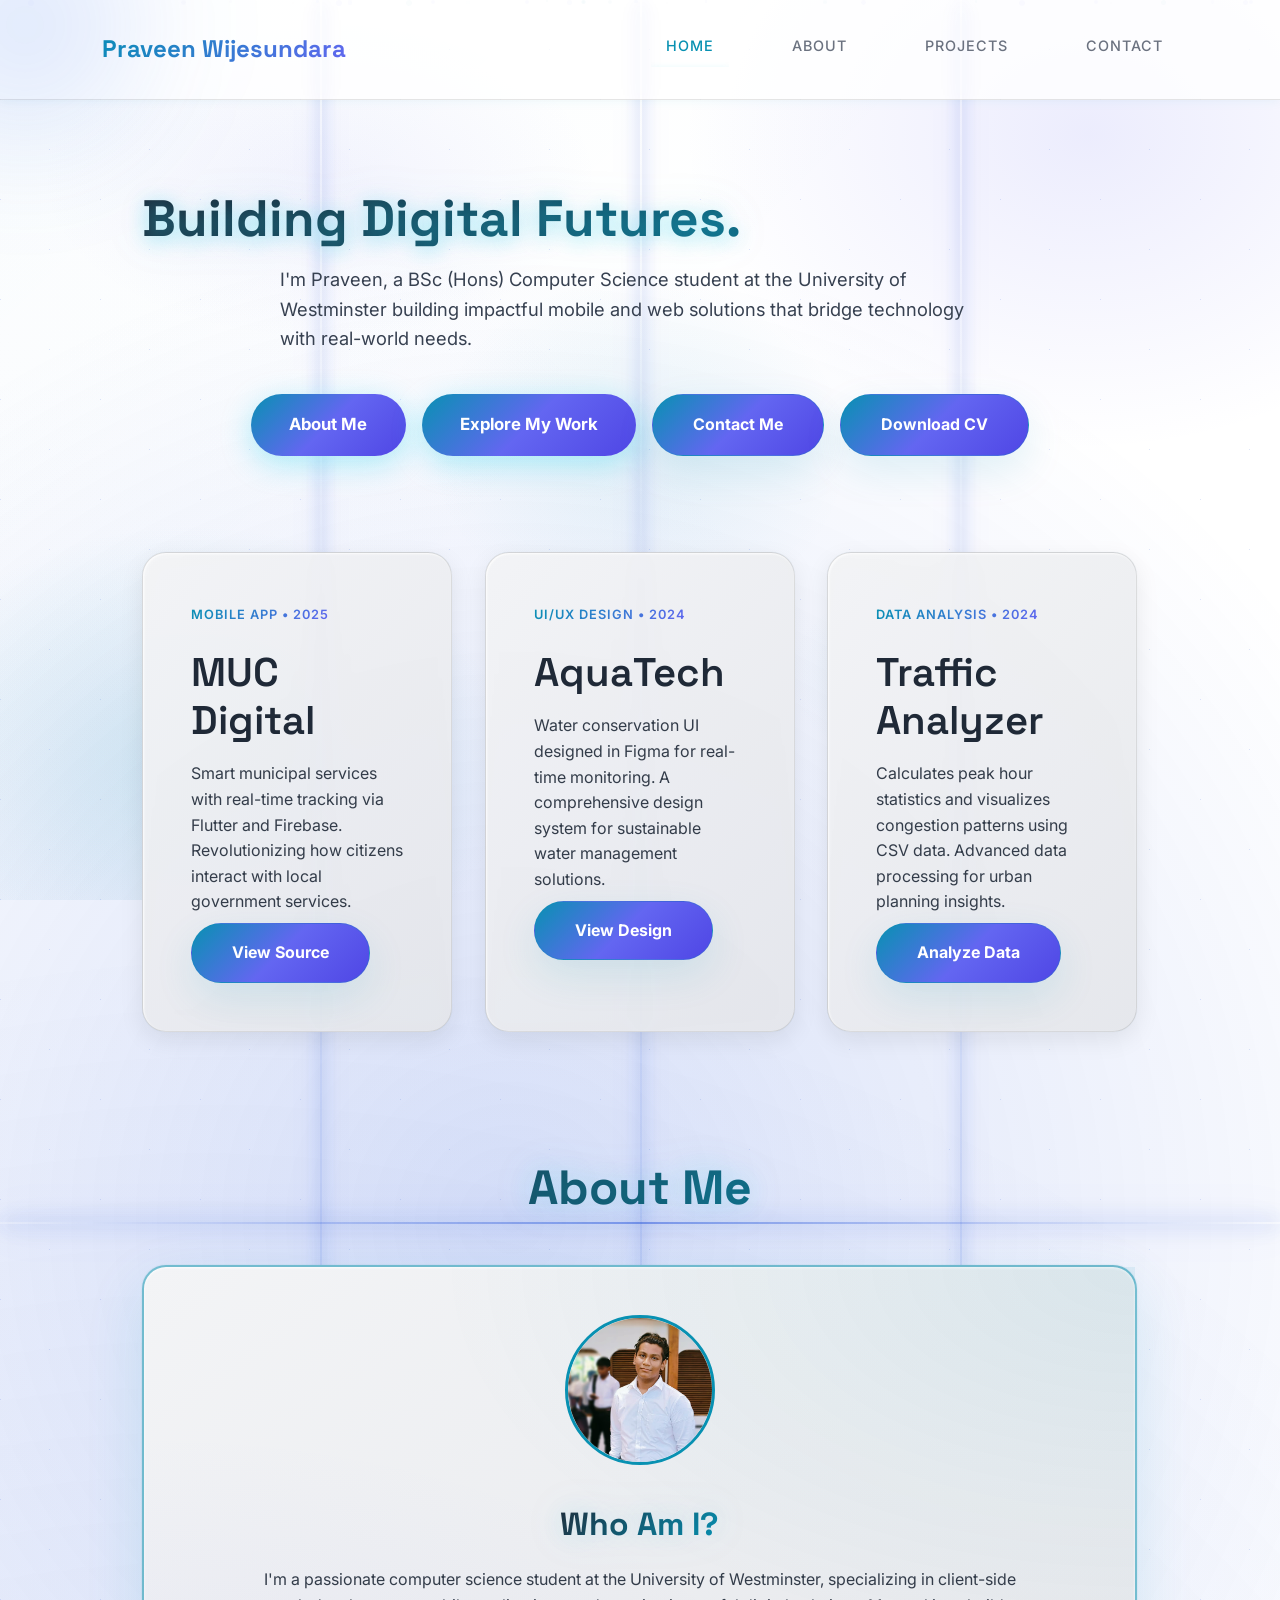
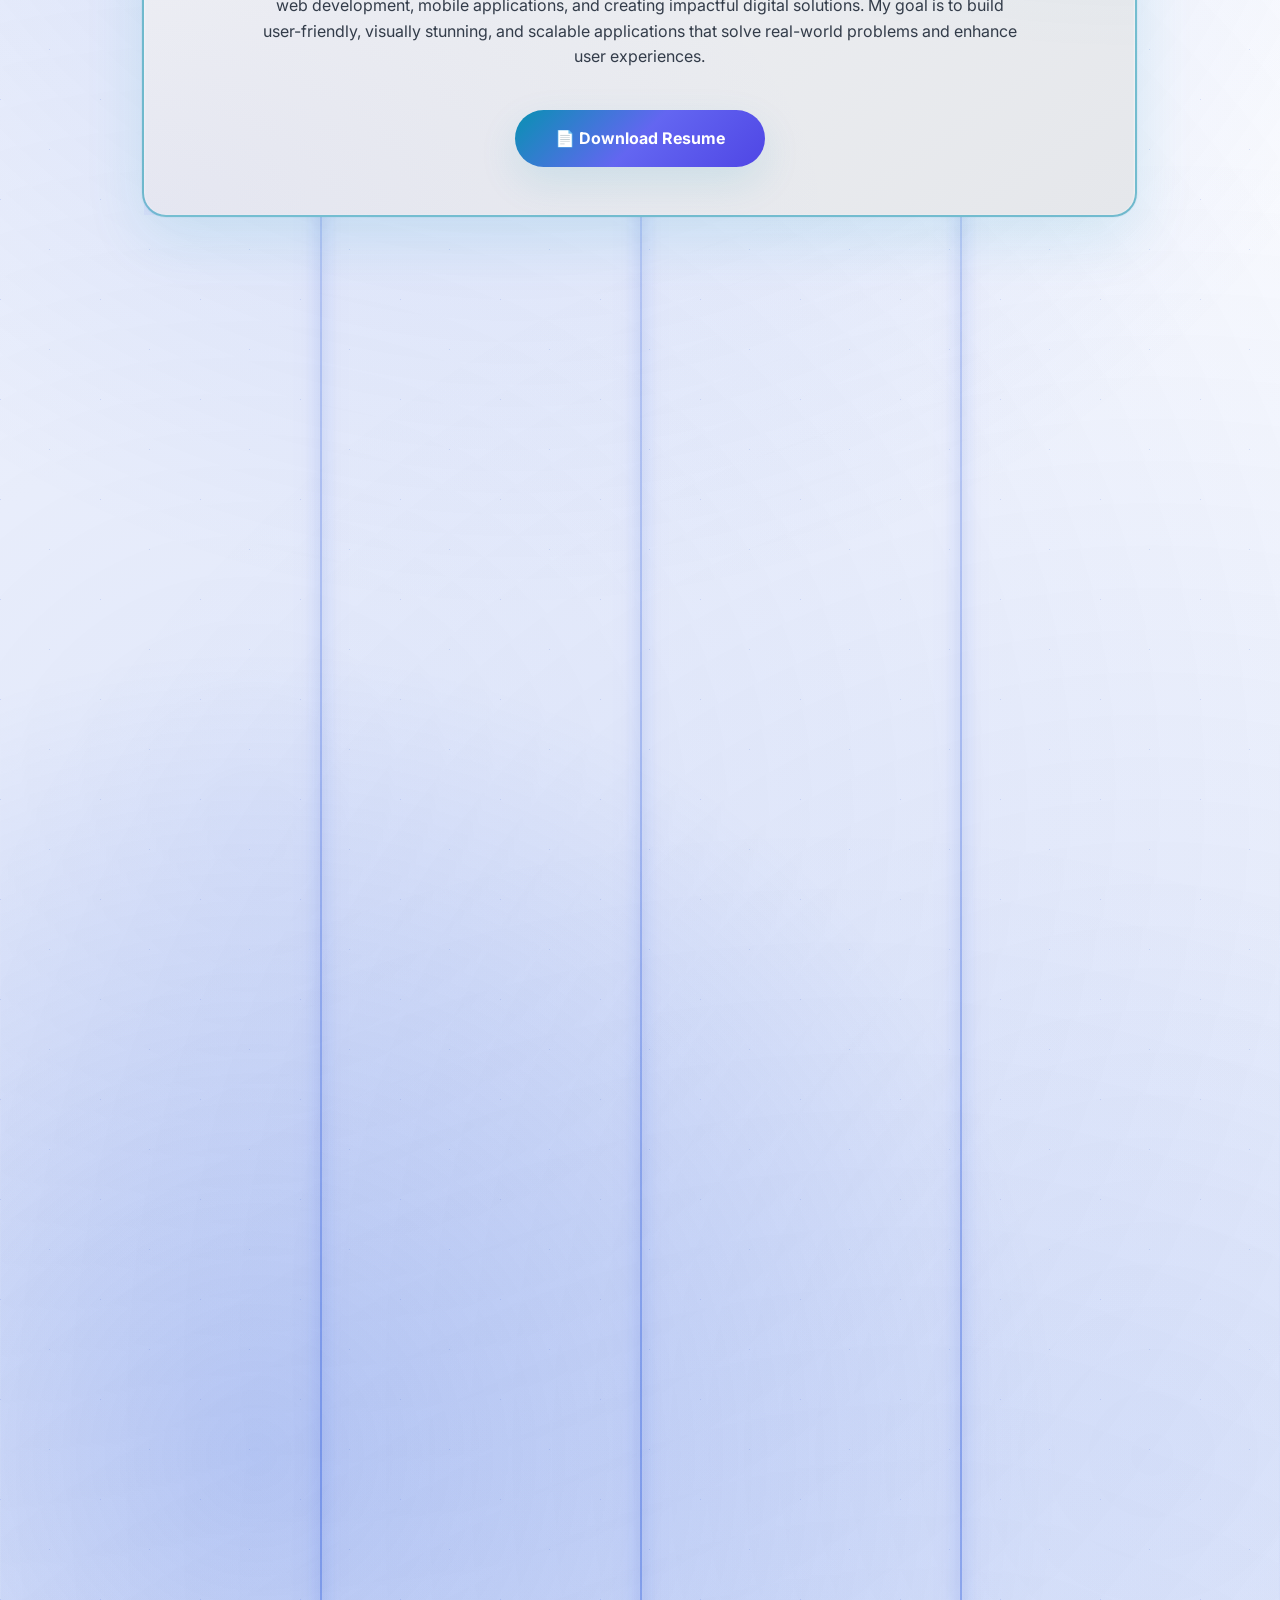
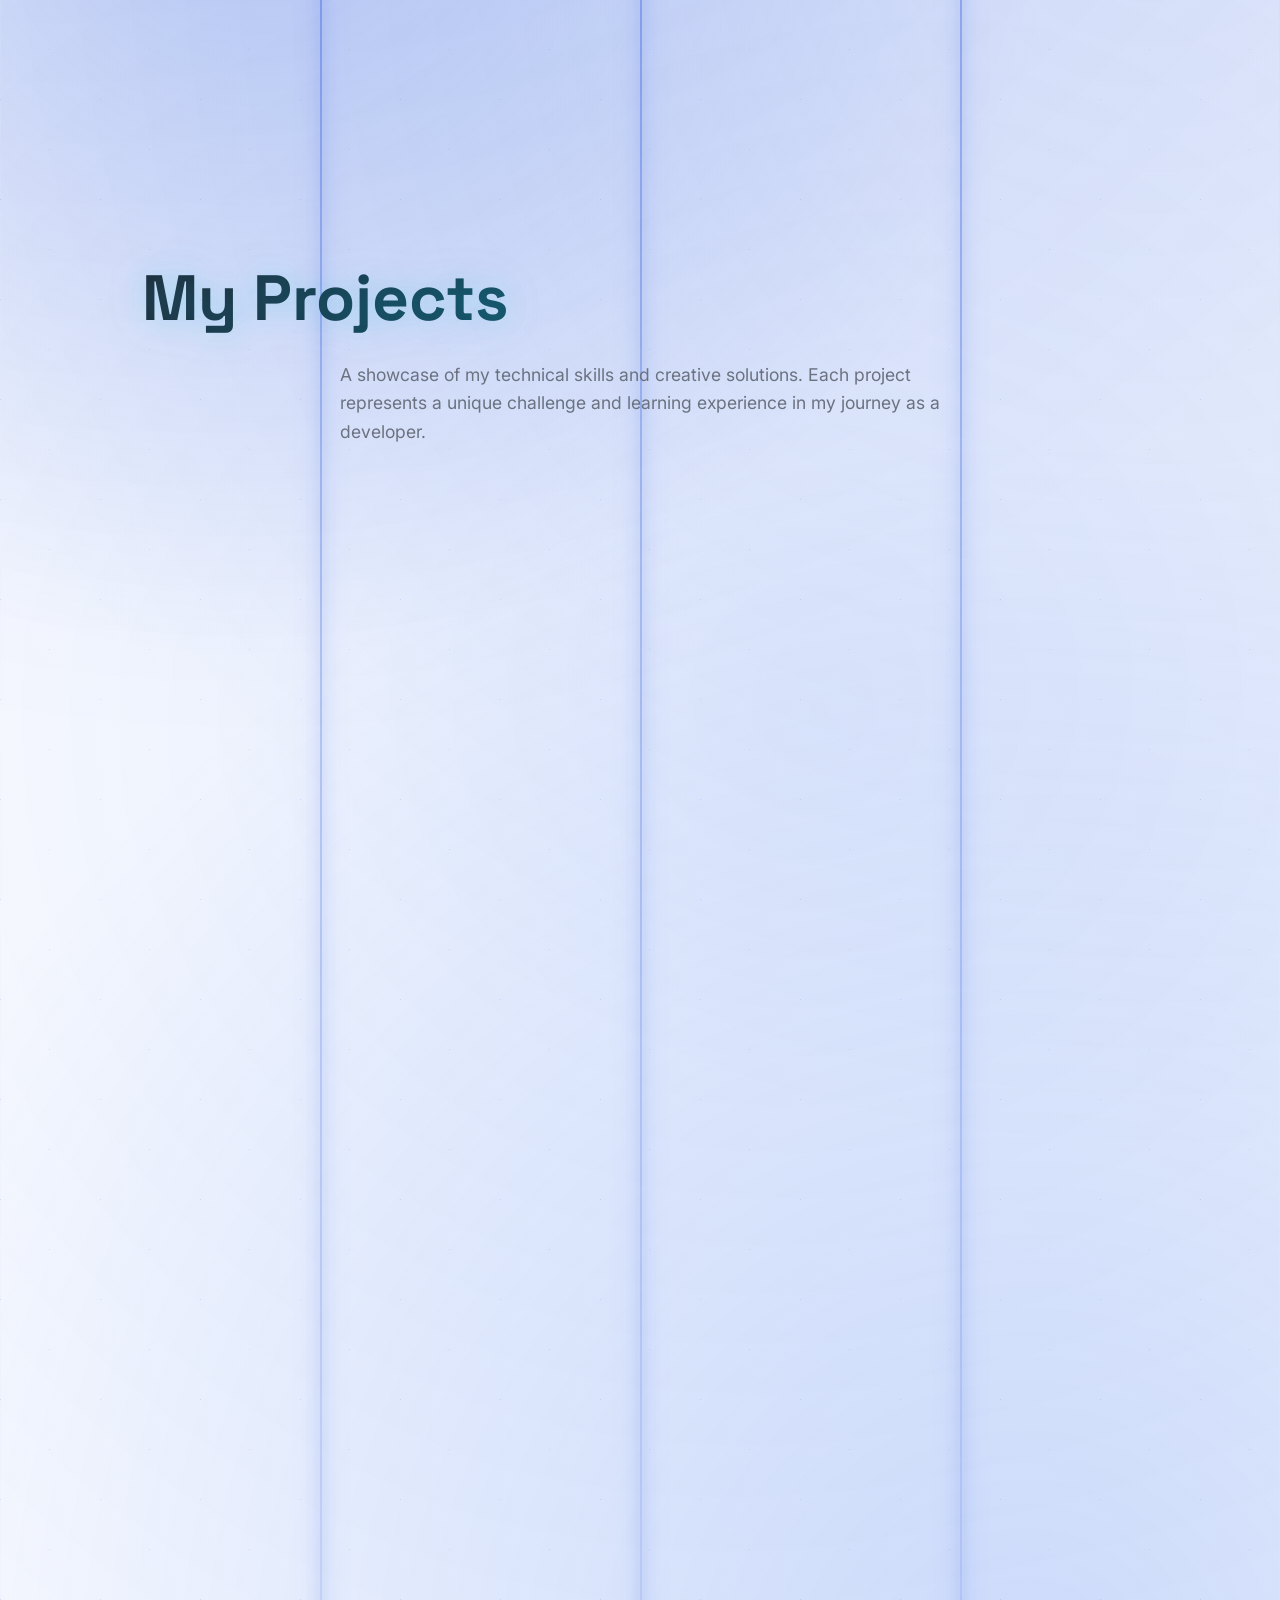
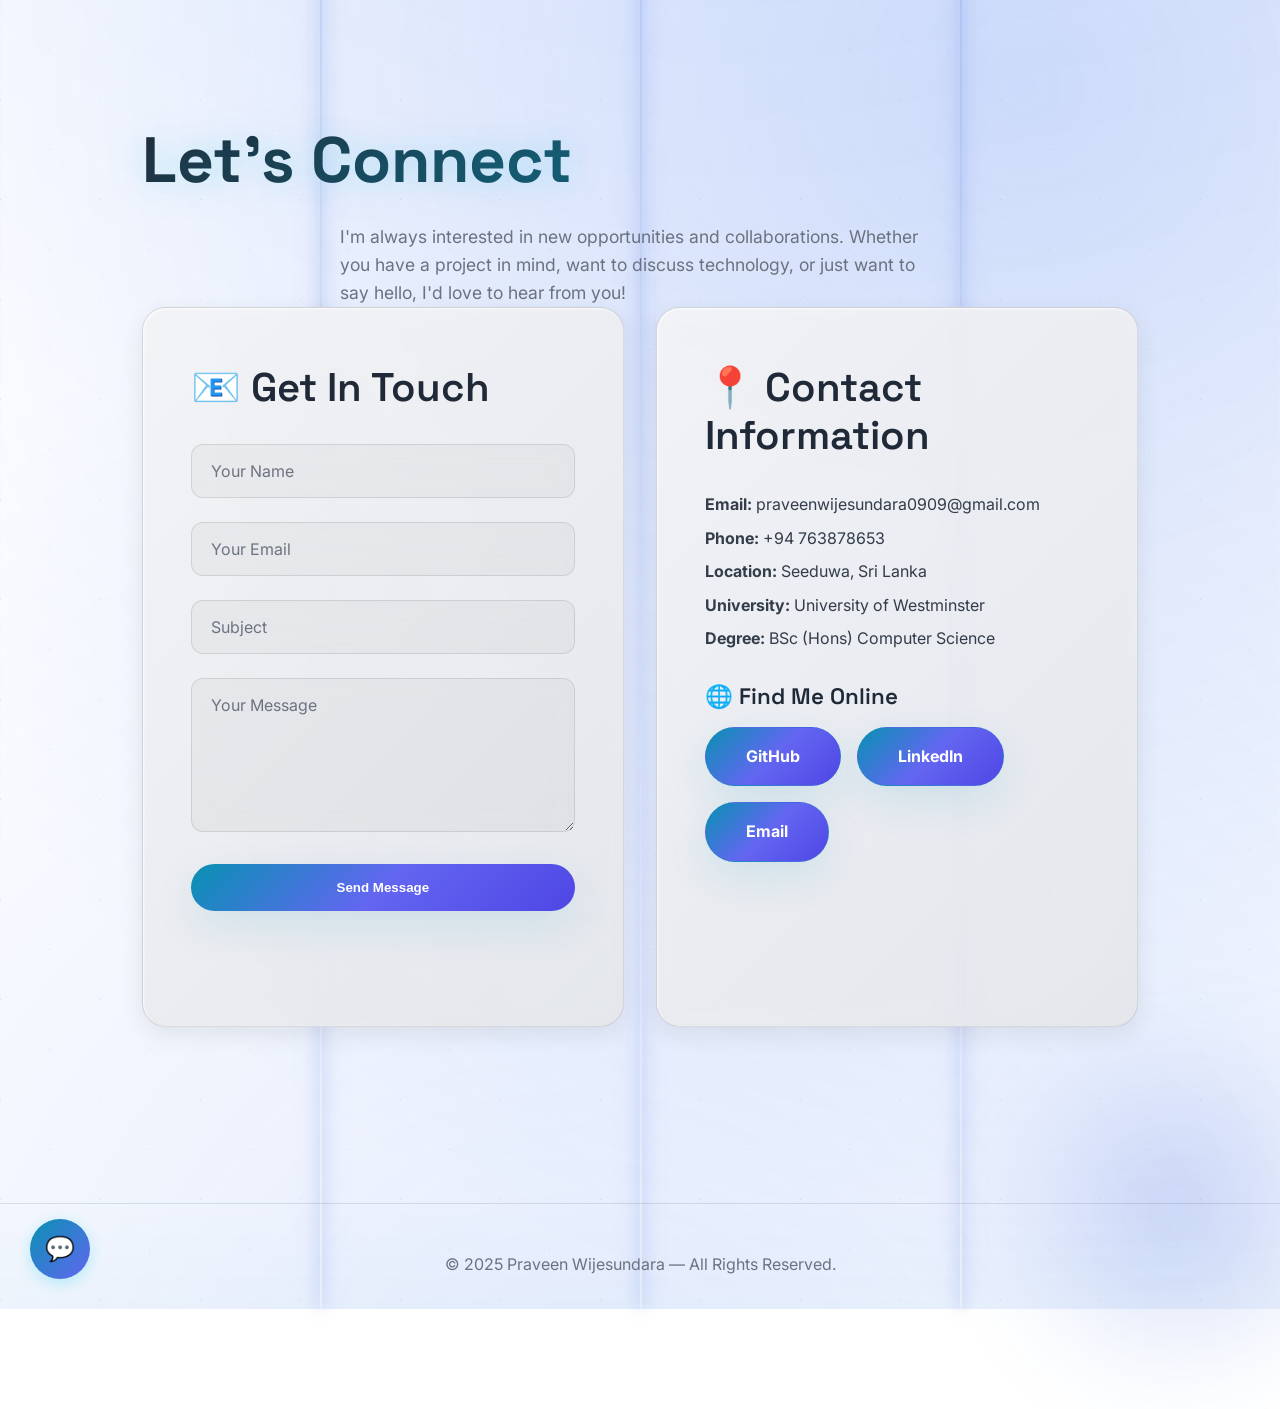
<file: index.html>
<!DOCTYPE html>
<html lang="en">
<head>
    <meta charset="UTF-8">
    <meta name="viewport" content="width=device-width, initial-scale=1.0">
    <title>Praveen Wijesundara | Portfolio</title>
    <link rel="stylesheet" href="styles.css">
    <!--
        index.html
        Purpose: Landing page / portfolio overview.
        Notes: Uses shared `styles.css` and `script.js`. Header is fixed, so page includes
        extra top padding in CSS (`main { padding-top: ... }`) to avoid overlap.
    -->
</head>
<body>
    <!-- Bright Line Effects -->
    <div class="line-effect-h"></div>
    <div class="line-effect-v"></div>
    <div class="line-effect-v"></div>
    <div class="line-effect-v"></div>
    
    <!-- Site header: logo + navigation (fixed to top). -->
    <header>
        <div class="logo">Praveen Wijesundara</div>
        <nav>
            <ul class="nav-links">
                <li><a href="#home" class="active">Home</a></li>
                <li><a href="#about">About</a></li>
                <li><a href="#projects">Projects</a></li>
                <li><a href="#contact">Contact</a></li>
            </ul>
        </nav>
    </header>

    <!-- Main content: hero, project previews, and links. -->
    <main>
        <!-- HOME SECTION -->
        <section id="home">
            <h1>Building Digital Futures.</h1>
            <p>I'm Praveen, a BSc (Hons) Computer Science student at the University of Westminster building impactful mobile and web solutions that bridge technology with real-world needs.</p>
            <div class="button-row">
                <a href="#about" class="btn">About Me</a>
                <a href="#projects" class="btn">Explore My Work</a>
                <a href="#contact" class="btn-alt">Contact Me</a>
                <a href="cv/Praveen_Wijesundara_CV.pdf" class="btn-alt" target="_blank">Download CV</a>
            </div>
        </section>

        <section class="grid section-spacing">
            <div class="card">
                <span>MOBILE APP • 2025</span>
                <h2>MUC Digital</h2>
                <p>Smart municipal services with real-time tracking via Flutter and Firebase. Revolutionizing how citizens interact with local government services.
                   <br> 
                </p>
                <a href="https://github.com/thisal2006/muc-digital" class="btn-alt" target="_blank">View Source</a>
            </div>

            <div class="card">
                <span>UI/UX DESIGN • 2024</span>
                <h2>AquaTech</h2>
                <p>Water conservation UI designed in Figma for real-time monitoring. A comprehensive design system for sustainable water management solutions.</p>
                <a href="https://www.figma.com/" class="btn-alt" target="_blank">View Design</a>
            </div>

            <div class="card">
                <span>DATA ANALYSIS • 2024</span>
                <h2>Traffic Analyzer</h2>
                <p>Calculates peak hour statistics and visualizes congestion patterns using CSV data. Advanced data processing for urban planning insights.</p>
                <a href="https://github.com/Dulshan9/Traffic-Data-Analyzer" class="btn-alt" target="_blank">Analyze Data</a>
            </div>
        </section>

        <!-- ABOUT SECTION -->
        <section id="about" class="section-spacing">
            <h1 class="section-title">About Me</h1>
            
            <section class="card hero-section">
                <img src="imgs/About_ProfilePic.jpg" alt="Praveen Wijesundara" class="hero-img">
                <h1>Who Am I?</h1>
                <p class="hero-copy">
                    I'm a passionate computer science student at the University of Westminster, specializing in client-side web development, mobile applications, and creating impactful digital solutions. My goal is to build user-friendly, visually stunning, and scalable applications that solve real-world problems and enhance user experiences.
                </p>
                <div class="hero-actions">
                    <a href="cv/Praveen_Wijesundara_CV.pdf" download="Praveen_Wijesundara_CV.pdf" class="btn">
                        📄 Download Resume
                    </a>
                </div>
            </section>

            <section class="section-spacing">
                <h2 style="text-align: center; margin-bottom: 3rem;">Personal Information</h2>
                <div class="grid">
                    <div class="card">
                        <h3>🎂 Birthday</h3>
                        <p>September 9, 2006</p>
                    </div>
                    <div class="card">
                        <h3>📱 Phone</h3>
                        <p>+94 763878653</p>
                    </div>
                    <div class="card">
                        <h3>🏠 Location</h3>
                        <p>Seeduwa, Sri Lanka</p>
                    </div>
                    <div class="card">
                        <h3>🎓 Age</h3>
                        <p>19 years old</p>
                    </div>
                    <div class="card">
                        <h3>📚 Degree</h3>
                        <p>BSc (Hons) Computer Science</p>
                    </div>
                    <div class="card">
                        <h3>✉️ Email</h3>
                        <p>praveenwijesundara0909@gmail.com</p>
                    </div>
                </div>
            </section>

            <section class="section-spacing">
                <h2 class="section-title">Technical Skills & Expertise</h2>
                <div class="grid">
                    <div class="card">
                        <h3>🐍 Python & Java</h3>
                        <p>Designing efficient backend systems and developing high-performance software applications with clean, maintainable code.</p>
                    </div>
                    <div class="card">
                        <h3>🌐 HTML & CSS</h3>
                        <p>Creating visually appealing and fully responsive web layouts using modern CSS techniques and semantic HTML5.</p>
                    </div>
                    <div class="card">
                        <h3>⚡ JavaScript</h3>
                        <p>Enhancing web interactivity and functionality through dynamic, user-friendly scripts and modern ES6+ features.</p>
                    </div>
                    <div class="card">
                        <h3>🤝 Teamwork</h3>
                        <p>Collaborate effectively in group projects, contributing ideas and supporting team members to achieve common goals.</p>
                    </div>
                    <div class="card">
                        <h3>⏰ Time Management</h3>
                        <p>Prioritizing tasks effectively to maintain productivity and deliver high-quality projects on schedule.</p>
                    </div>
                    <div class="card">
                        <h3>🎨 Creativity</h3>
                        <p>Developing innovative coding solutions and design ideas that push boundaries and solve complex problems.</p>
                    </div>
                </div>
            </section>
        </section>

        <!-- PROJECTS SECTION -->
        <section id="projects" class="section-spacing">
            <div class="section-header">
                <h1>My Projects</h1>
                <p class="section-copy">A showcase of my technical skills and creative solutions. Each project represents a unique challenge and learning experience in my journey as a developer.</p>
            </div>

            <div class="grid">
                <div class="card">
                    <span>MOBILE APP • 2025</span>
                    <h2>MUC Digital</h2>
                    <p>Revolutionizing municipal services with a comprehensive Flutter application. Features real-time tracking, service requests, and citizen engagement through Firebase integration.</p>
                    <a href="https://github.com/thisal2006/muc-digital" target="_blank" class="btn-alt">Source Code</a>
                </div>

                <div class="card">
                    <span>UI/UX DESIGN • 2024</span>
                    <h2>AquaTech</h2>
                    <p>An innovative water conservation platform with real-time monitoring capabilities. Designed comprehensive UI/UX in Figma for sustainable water management solutions.</p>
                    <a href="https://www.figma.com/" target="_blank" class="btn-alt">View Design</a>
                </div>

                <div class="card">
                    <span>DATA ANALYSIS • 2024</span>
                    <h2>Traffic Analyzer</h2>
                    <p>Advanced Python-based traffic analysis tool that processes CSV data to calculate peak hour statistics and visualize congestion patterns for urban planning insights.</p>
                    <a href="https://github.com/Dulshan9/Traffic-Data-Analyzer" target="_blank" class="btn-alt">Analyze Data</a>
                </div>

                <div class="card">
                    <span>WEB APPLICATION • 2024</span>
                    <h2>Zero Hunger Initiative</h2>
                    <p>A full-stack web application connecting food donors with those in need. Built with modern JavaScript, HTML5, and CSS3 to create meaningful social impact.</p>
                    <a href="https://github.com/Dulshan9/Zero-Hunger-Initiative-Web-Application" target="_blank" class="btn-alt">View Web App</a>
                </div>

                <div class="card">
                    <span>ACADEMIC PROJECT • 2024</span>
                    <h2>Algorithm Visualizer</h2>
                    <p>Interactive web-based tool for visualizing sorting and searching algorithms. Built with JavaScript and HTML5 Canvas to help students understand complex algorithms.</p>
                    <a href="#" class="btn-alt">Coming Soon</a>
                </div>

                <div class="card">
                    <span>PERSONAL PROJECT • 2024</span>
                    <h2>Task Management System</h2>
                    <p>A responsive task management application with real-time collaboration features. Demonstrates full-stack development skills with modern UI/UX principles.</p>
                    <a href="#" class="btn-alt">Coming Soon</a>
                </div>
            </div>
        </section>

        <!-- CONTACT SECTION -->
        <section id="contact" class="section-spacing">
            <div class="section-header">
                <h1>Let's Connect</h1>
                <p class="section-copy">I'm always interested in new opportunities and collaborations. Whether you have a project in mind, want to discuss technology, or just want to say hello, I'd love to hear from you!</p>
            </div>

            <div class="grid">
                <div class="card">
                    <h2>📧 Get In Touch</h2>
                    <form id="contact-form" action="#" method="POST" class="contact-form">
                        <input type="text" name="name" placeholder="Your Name" required class="input-box">
                        <input type="email" name="email" placeholder="Your Email" required class="input-box">
                        <input type="text" name="subject" placeholder="Subject" required class="input-box">
                        <textarea name="message" placeholder="Your Message" required class="input-box" rows="6"></textarea>
                        <button type="submit" class="btn btn-full">Send Message</button>
                    </form>
                    <p id="contact-success" class="success-message">✅ Thanks! Your message was received and I will get back to you soon.</p>
                </div>

                <div class="card">
                    <h2>📍 Contact Information</h2>
                    <div class="contact-details">
                        <p><strong>Email:</strong> praveenwijesundara0909@gmail.com</p>
                        <p><strong>Phone:</strong> +94 763878653</p>
                        <p><strong>Location:</strong> Seeduwa, Sri Lanka</p>
                        <p><strong>University:</strong> University of Westminster</p>
                        <p><strong>Degree:</strong> BSc (Hons) Computer Science</p>
                    </div>

                    <div class="section-subheader">
                        <h3 class="contact-heading">🌐 Find Me Online</h3>
                        <div class="contact-links">
                            <a href="https://github.com/Dulshan9" target="_blank" class="btn-alt">GitHub</a>
                            <a href="https://www.linkedin.com/in/praveen-wijesundara" target="_blank" class="btn-alt">LinkedIn</a>
                            <a href="mailto:praveenwijesundara0909@gmail.com" class="btn-alt">Email</a>
                        </div>
                    </div>
                </div>
            </div>
        </section>
    </main>

    <!-- Footer: copyright and small site notes. -->
    <footer>
        <p>© 2025 Praveen Wijesundara — All Rights Reserved.</p>
    </footer>

    <div id="particles"></div>

    <!-- AI Chatbot -->
    <div id="chatbot">
        <div id="chatbot-toggle">💬</div>
        <div id="chatbot-window" style="display: none;">
            <div id="chatbot-header">AI Assistant <span id="chatbot-close">✕</span></div>
            <div id="chatbot-messages">
                <div class="message bot">Hello! I'm here to help with information about Praveen's portfolio. Ask me about 'about', 'projects', or 'contact'!</div>
            </div>
            <input id="chatbot-input" type="text" placeholder="Ask me something...">
        </div>
    </div>

    <script src="script.js"></script>
</body>
</html>
</file>
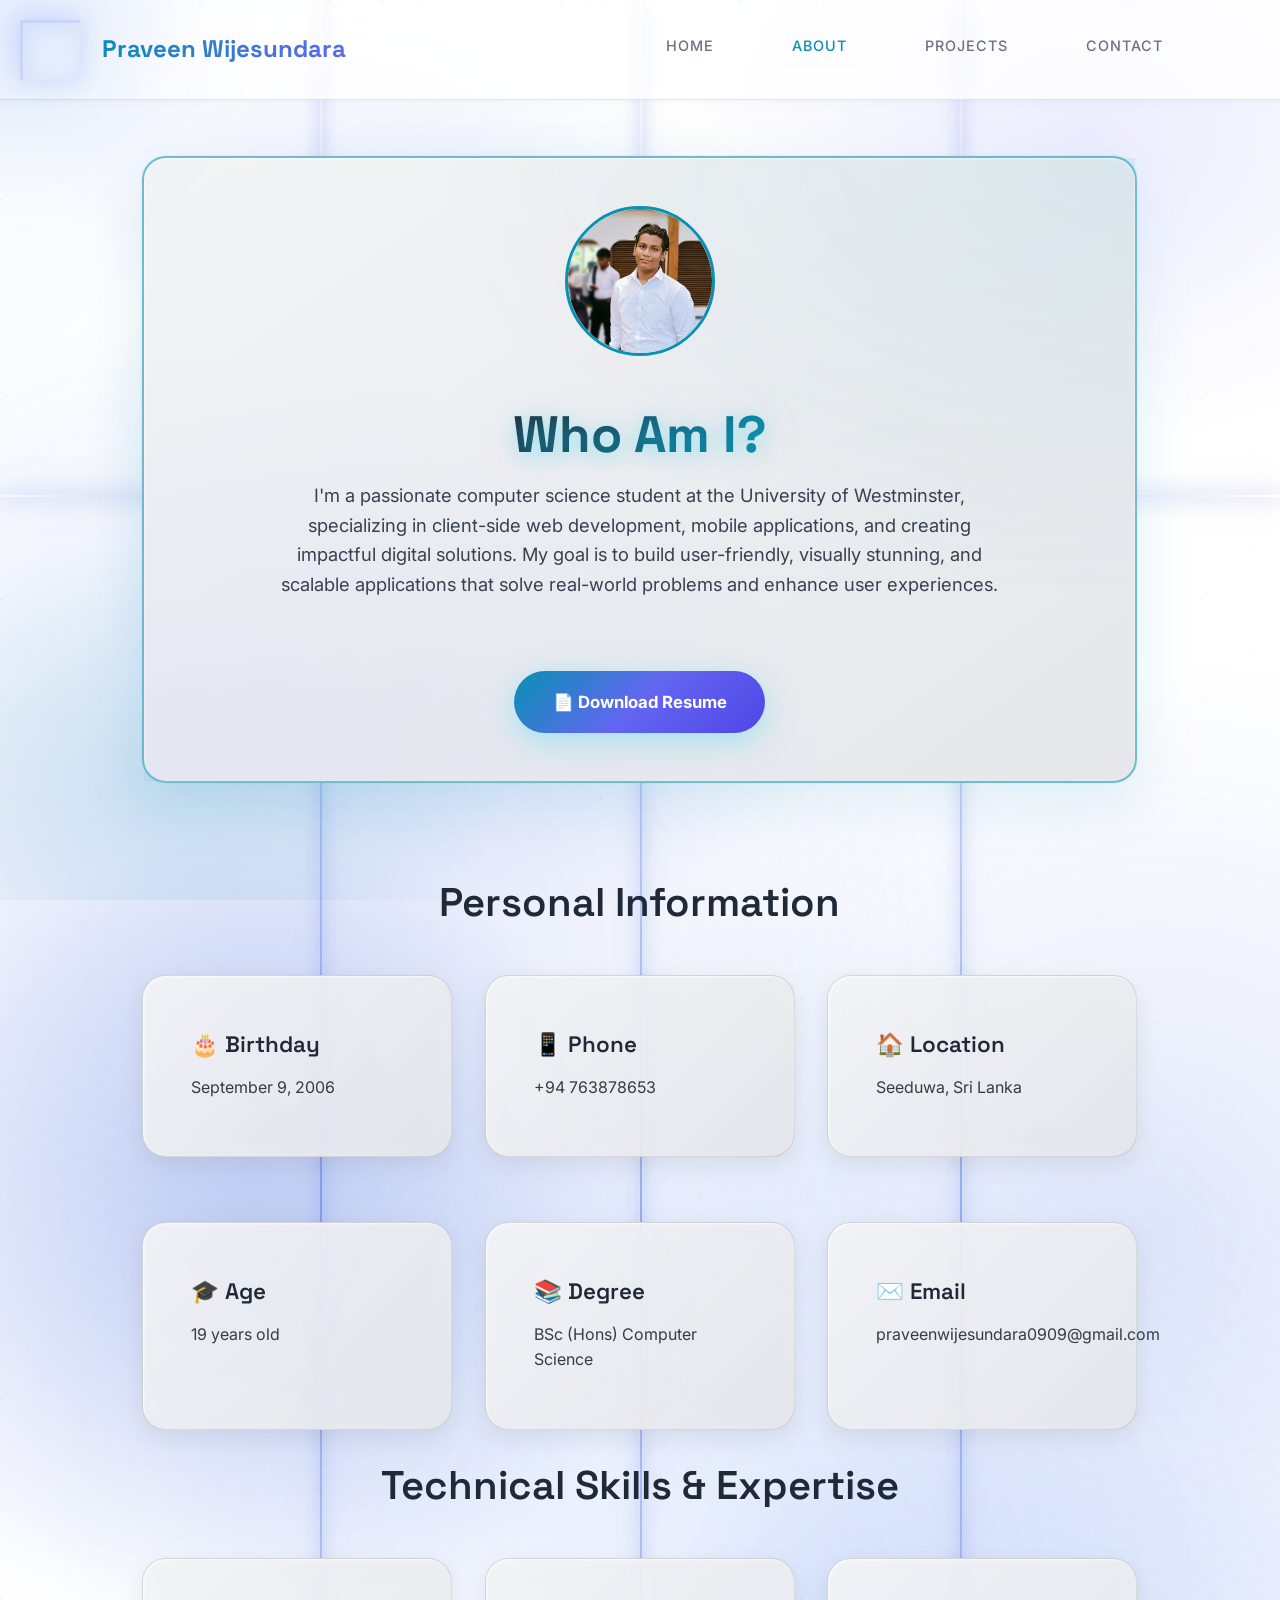
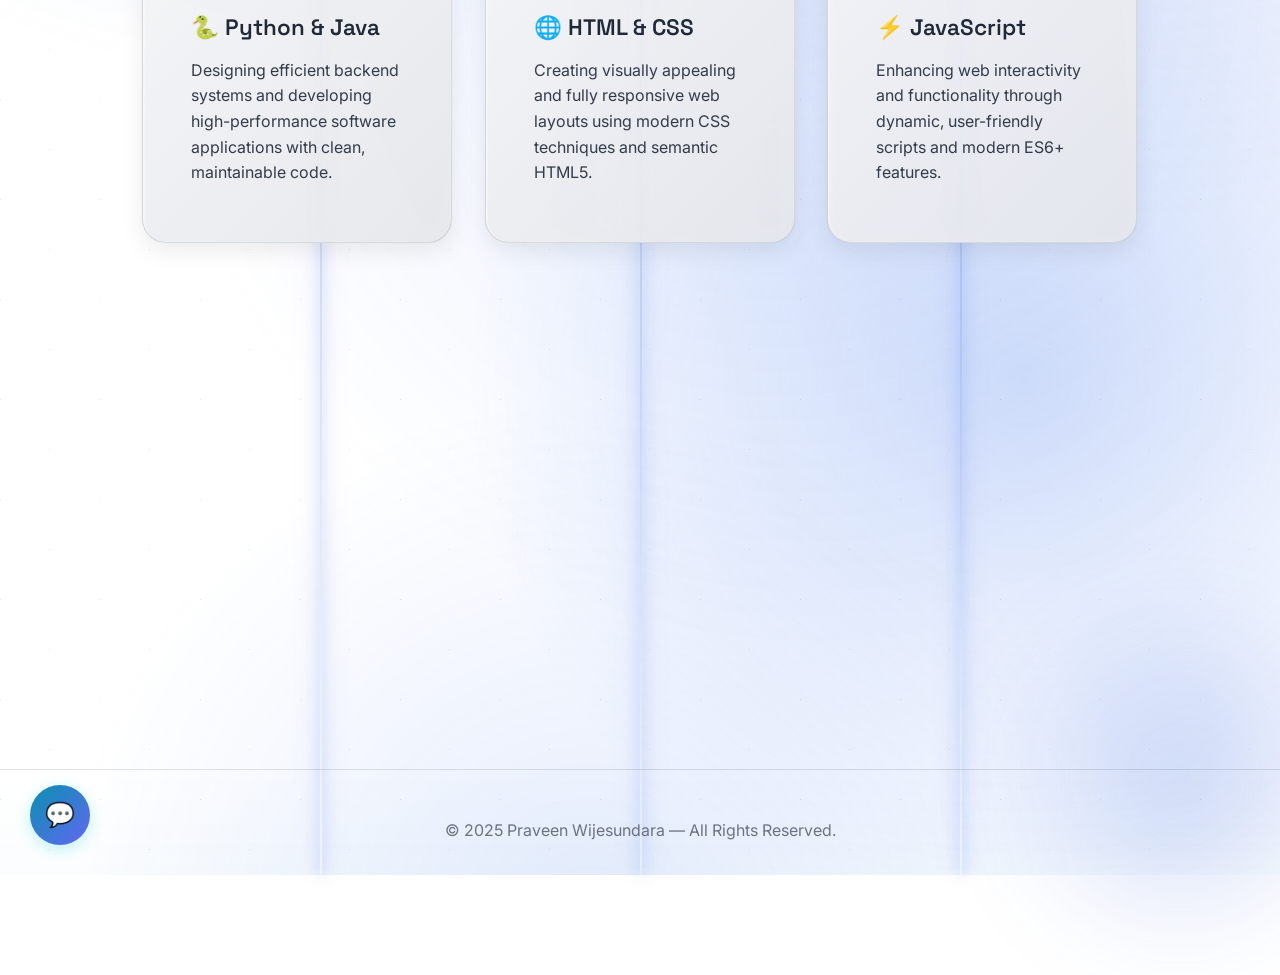
<file: about.html>
<!DOCTYPE html>
<html lang="en">
<head>
    <meta charset="UTF-8">
    <meta name="viewport" content="width=device-width, initial-scale=1.0">
    <title>About | Praveen Wijesundara</title>
    <link rel="stylesheet" href="styles.css">
    <!--
        about.html
        Purpose: Personal bio and skills page.
        Notes: Uses shared `styles.css`. Hero card uses `.hero-section` and `.card` classes.
    -->
</head>
<body>
    <!-- Bright Line Effects -->
    <div class="line-effect-h"></div>
    <div class="line-effect-v"></div>
    <div class="line-effect-v"></div>
    <div class="line-effect-v"></div>
    <div class="corner-line top-left"></div>
    
    <!-- Header (shared across pages) -->
    <header>
        <div class="logo">Praveen Wijesundara</div>
        <nav>
            <ul class="nav-links">
                <li><a href="index.html">Home</a></li>
                <li><a href="about.html" class="active">About</a></li>
                <li><a href="blog.html">Projects</a></li>
                <li><a href="contact.html">Contact</a></li>
            </ul>
        </nav>
    </header>

    <!-- Main content: About hero and info cards -->
    <main>
        
        <section class="card hero-section">
            <img src="imgs/About_ProfilePic.jpg" alt="Praveen Wijesundara" class="hero-img">
            <h1>Who Am I?</h1>
            <p class="hero-copy">
                I'm a passionate computer science student at the University of Westminster, specializing in client-side web development, mobile applications, and creating impactful digital solutions. My goal is to build user-friendly, visually stunning, and scalable applications that solve real-world problems and enhance user experiences.
            </p>
            <div class="hero-actions">
                <a href="cv/Praveen_Wijesundara_CV.pdf" download="Praveen_Wijesundara_CV.pdf" class="btn">
                    📄 Download Resume
                </a>
            </div>
        </section>

        <section class="section-spacing">
            <h2 style="text-align: center; margin-bottom: 3rem;">Personal Information</h2>
            <div class="grid">
                <div class="card">
                    <h3>🎂 Birthday</h3>
                    <p>September 9, 2006</p>
                </div>
                <div class="card">
                    <h3>📱 Phone</h3>
                    <p>+94 763878653</p>
                </div>
                <div class="card">
                    <h3>🏠 Location</h3>
                    <p>Seeduwa, Sri Lanka</p>
                </div>
                <div class="card">
                    <h3>🎓 Age</h3>
                    <p>19 years old</p>
                </div>
                <div class="card">
                    <h3>📚 Degree</h3>
                    <p>BSc (Hons) Computer Science</p>
                </div>
                <div class="card">
                    <h3>✉️ Email</h3>
                    <p>praveenwijesundara0909@gmail.com</p>
                </div>
            </div>
        </section>

        <section>
            <h2 style="text-align: center; margin-bottom: 3rem;">Technical Skills & Expertise</h2>
            <div class="grid">
                <div class="card">
                    <h3>🐍 Python & Java</h3>
                    <p>Designing efficient backend systems and developing high-performance software applications with clean, maintainable code.</p>
                </div>
                <div class="card">
                    <h3>🌐 HTML & CSS</h3>
                    <p>Creating visually appealing and fully responsive web layouts using modern CSS techniques and semantic HTML5.</p>
                </div>
                <div class="card">
                    <h3>⚡ JavaScript</h3>
                    <p>Enhancing web interactivity and functionality through dynamic, user-friendly scripts and modern ES6+ features.</p>
                </div>
                <div class="card">
                    <h3>🤝 Teamwork</h3>
                    <p>Collaborate effectively in group projects, contributing ideas and supporting team members to achieve common goals.</p>
                </div>
                <div class="card">
                    <h3>⏰ Time Management</h3>
                    <p>Prioritizing tasks effectively to maintain productivity and deliver high-quality projects on schedule.</p>
                </div>
                <div class="card">
                    <h3>🎨 Creativity</h3>
                    <p>Developing innovative coding solutions and design ideas that push boundaries and solve complex problems.</p>
                </div>
            </div>
        </section>
    </main>

    <!-- Footer (shared) -->
    <footer>
        <p>© 2025 Praveen Wijesundara — All Rights Reserved.</p>
    </footer>

    <div id="particles"></div>

    <!-- AI Chatbot -->
    <div id="chatbot">
        <div id="chatbot-toggle">💬</div>
        <div id="chatbot-window" style="display: none;">
            <div id="chatbot-header">AI Assistant <span id="chatbot-close">✕</span></div>
            <div id="chatbot-messages">
                <div class="message bot">Hello! I'm here to help with information about Praveen's portfolio. Ask me about 'about', 'projects', or 'contact'!</div>
            </div>
            <input id="chatbot-input" type="text" placeholder="Ask me something...">
        </div>
    </div>

    <script src="script.js"></script>
</body>
</html>
</file>
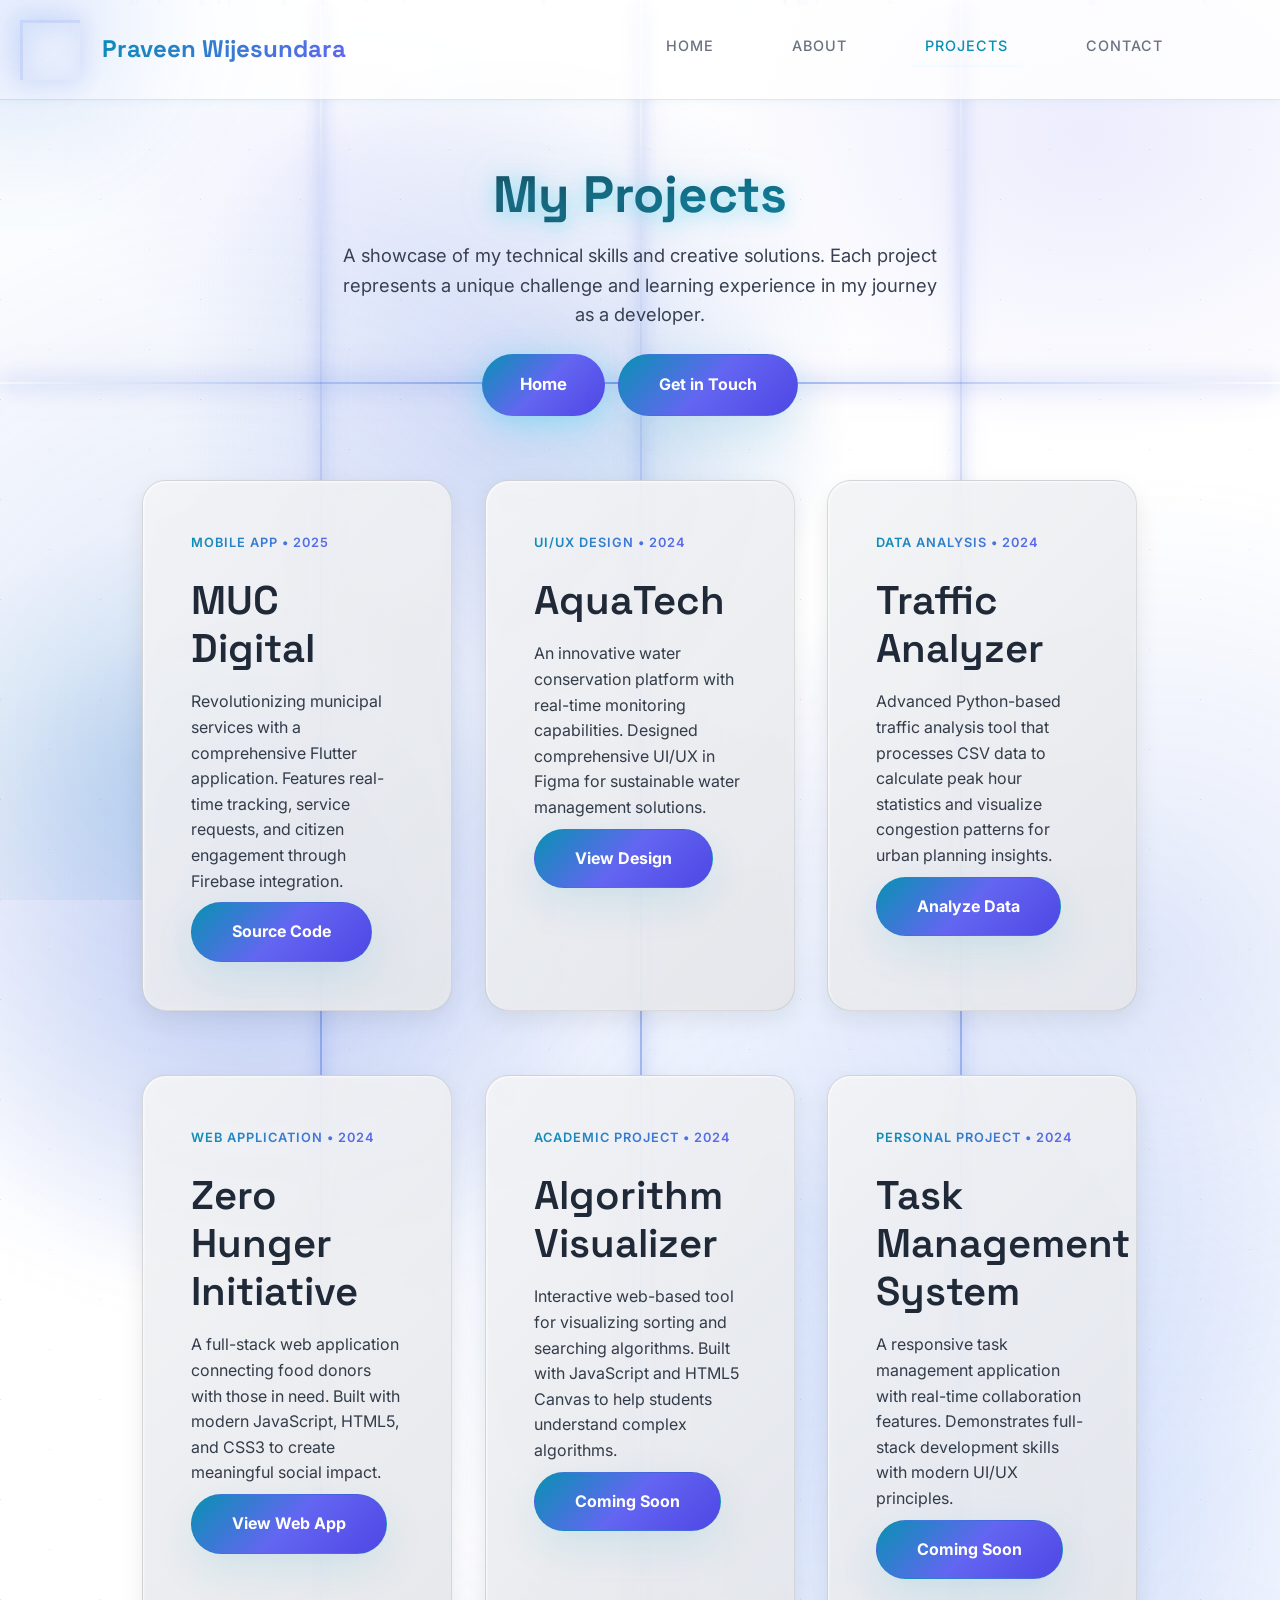
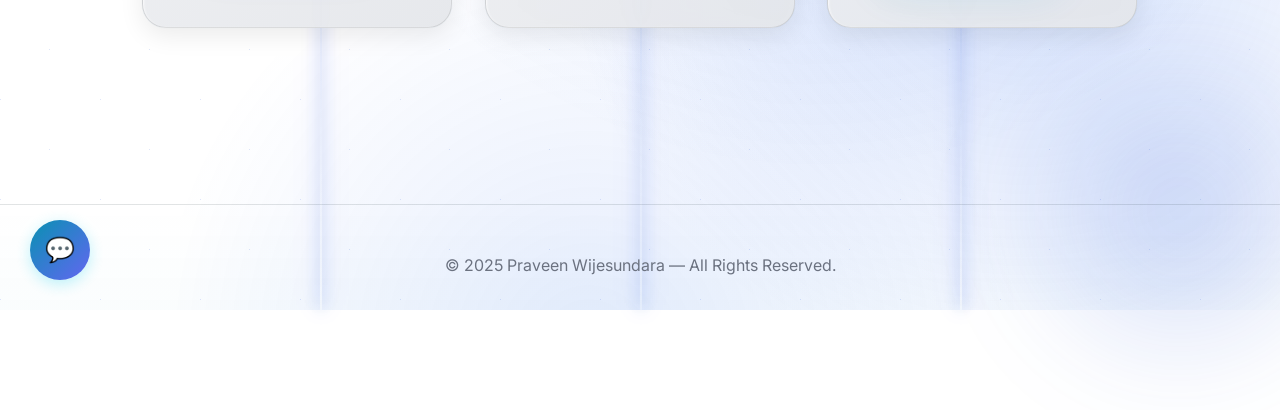
<file: blog.html>
<!DOCTYPE html>
<html lang="en">
<head>
    <meta charset="UTF-8">
    <meta name="viewport" content="width=device-width, initial-scale=1.0">
    <title>Projects | Praveen Wijesundara</title>
    <link rel="stylesheet" href="styles.css">
    <!--
        blog.html (Projects)
        Purpose: Project listings and links. Uses `.card` layout for each project.
    -->
</head>
<body>
    <!-- Bright Line Effects -->
    <div class="line-effect-h"></div>
    <div class="line-effect-v"></div>
    <div class="line-effect-v"></div>
    <div class="line-effect-v"></div>
    <div class="corner-line top-left"></div>
    
    <!-- Header (shared) -->
    <header>
        <div class="logo">Praveen Wijesundara</div>
        <nav>
            <ul class="nav-links">
                <li><a href="index.html">Home</a></li>
                <li><a href="about.html">About</a></li>
                <li><a href="blog.html" class="active">Projects</a></li>
                <li><a href="contact.html">Contact</a></li>
            </ul>
        </nav>
    </header>

    <!-- Main: projects list and call-to-action -->
    <main>
        <section style="text-align: center; margin-bottom: 4rem;">
            <h1>My Projects</h1>
            <p style="font-size: 1.1rem; color: var(--text-secondary); max-width: 600px; margin: 0 auto;">A showcase of my technical skills and creative solutions. Each project represents a unique challenge and learning experience in my journey as a developer.</p>
            <div style="display: inline-flex; gap: 0.8rem; margin-top: 1.5rem; justify-content: center; flex-wrap: wrap;">
                <a href="index.html" class="btn">Home</a>
                <a href="contact.html" class="btn-alt">Get in Touch</a>
            </div>
        </section>

        <div class="grid">
            <div class="card">
                <span>MOBILE APP • 2025</span>
                <h2>MUC Digital</h2>
                <p>Revolutionizing municipal services with a comprehensive Flutter application. Features real-time tracking, service requests, and citizen engagement through Firebase integration.</p>
                <a href="https://github.com/thisal2006/muc-digital" target="_blank" class="btn-alt">Source Code</a>
            </div>

            <div class="card">
                <span>UI/UX DESIGN • 2024</span>
                <h2>AquaTech</h2>
                <p>An innovative water conservation platform with real-time monitoring capabilities. Designed comprehensive UI/UX in Figma for sustainable water management solutions.</p>
                <a href="https://www.figma.com/" target="_blank" class="btn-alt">View Design</a>
            </div>

            <div class="card">
                <span>DATA ANALYSIS • 2024</span>
                <h2>Traffic Analyzer</h2>
                <p>Advanced Python-based traffic analysis tool that processes CSV data to calculate peak hour statistics and visualize congestion patterns for urban planning insights.</p>
                <a href="https://github.com/Dulshan9/Traffic-Data-Analyzer" target="_blank" class="btn-alt">Analyze Data</a>
            </div>

            <div class="card">
                <span>WEB APPLICATION • 2024</span>
                <h2>Zero Hunger Initiative</h2>
                <p>A full-stack web application connecting food donors with those in need. Built with modern JavaScript, HTML5, and CSS3 to create meaningful social impact.</p>
                <a href="https://github.com/Dulshan9/Zero-Hunger-Initiative-Web-Application" target="_blank" class="btn-alt">View Web App</a>
            </div>

            <div class="card">
                <span>ACADEMIC PROJECT • 2024</span>
                <h2>Algorithm Visualizer</h2>
                <p>Interactive web-based tool for visualizing sorting and searching algorithms. Built with JavaScript and HTML5 Canvas to help students understand complex algorithms.</p>
                <a href="#" class="btn-alt">Coming Soon</a>
            </div>

            <div class="card">
                <span>PERSONAL PROJECT • 2024</span>
                <h2>Task Management System</h2>
                <p>A responsive task management application with real-time collaboration features. Demonstrates full-stack development skills with modern UI/UX principles.</p>
                <a href="#" class="btn-alt">Coming Soon</a>
            </div>
        </div>
    </main>

    <!-- Footer -->
    <footer>
        <p>© 2025 Praveen Wijesundara — All Rights Reserved.</p>
    </footer>

    <div id="particles"></div>

    <!-- AI Chatbot -->
    <div id="chatbot">
        <div id="chatbot-toggle">💬</div>
        <div id="chatbot-window" style="display: none;">
            <div id="chatbot-header">AI Assistant <span id="chatbot-close">✕</span></div>
            <div id="chatbot-messages">
                <div class="message bot">Hello! I'm here to help with information about Praveen's portfolio. Ask me about 'about', 'projects', or 'contact'!</div>
            </div>
            <input id="chatbot-input" type="text" placeholder="Ask me something...">
        </div>
    </div>

    <script src="script.js"></script>
</body>
</html>
</file>
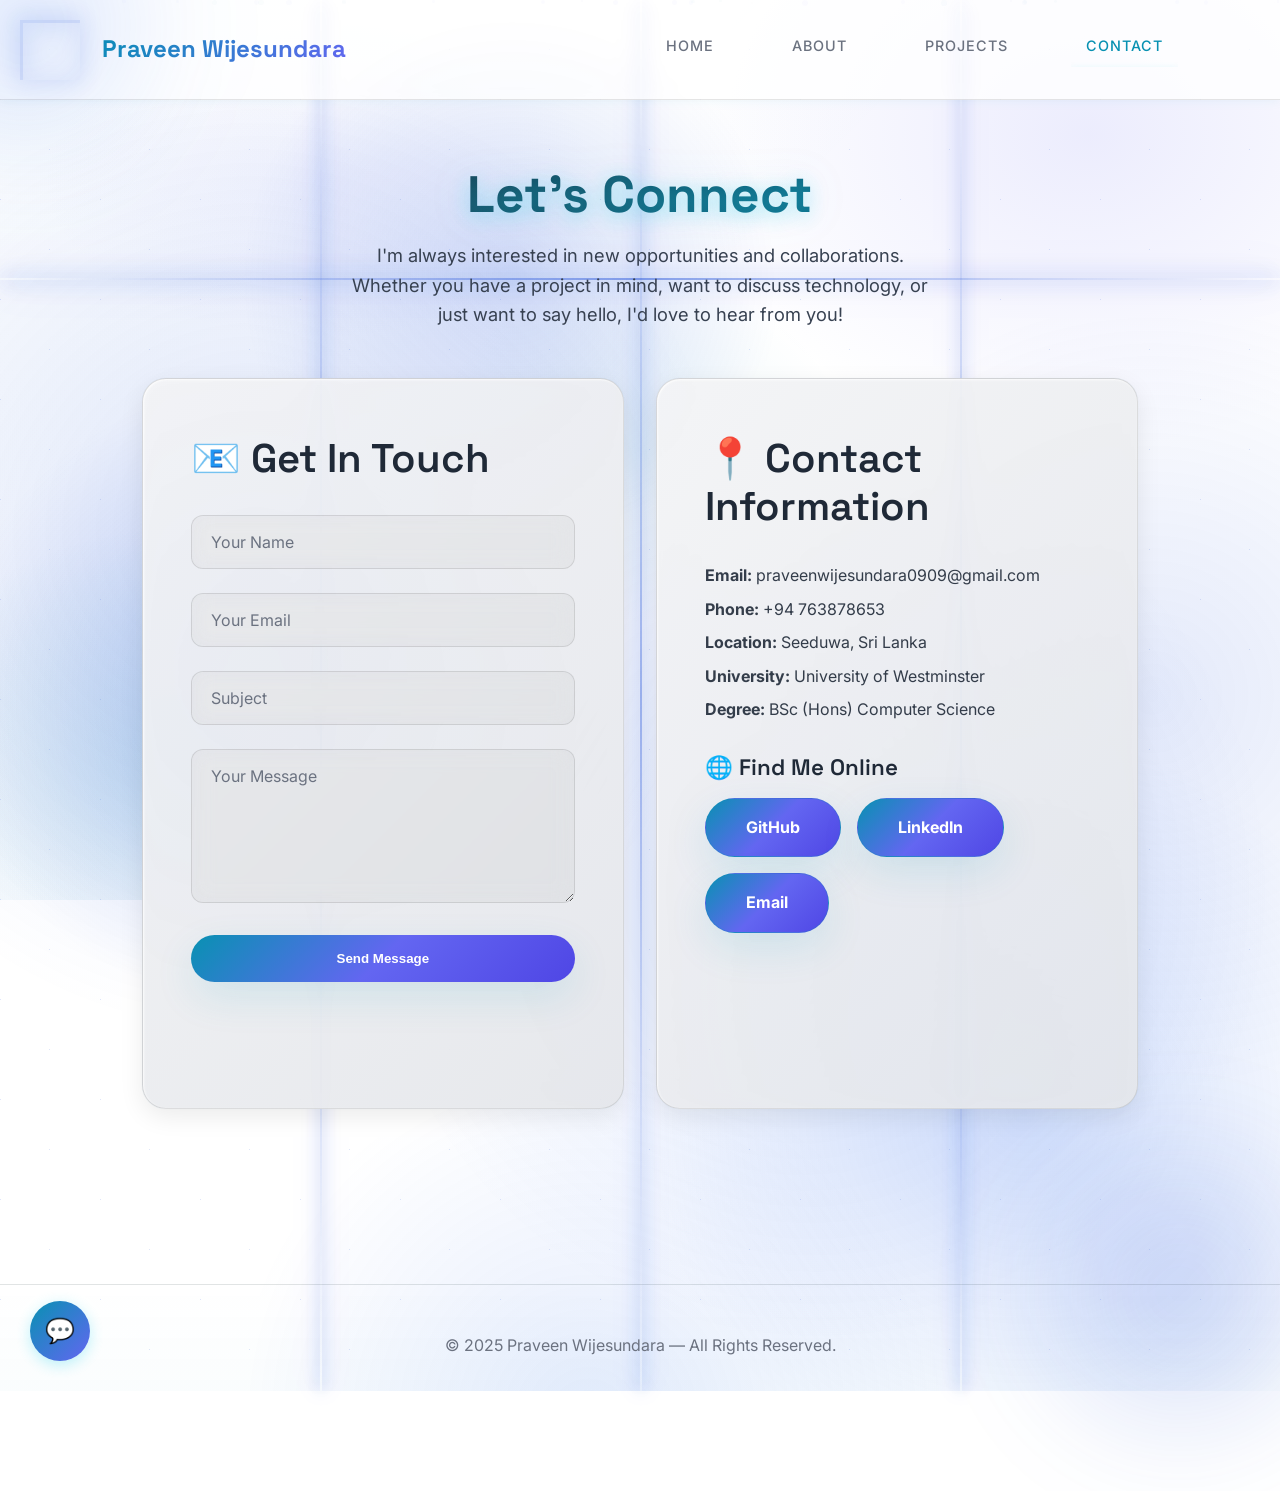
<file: contact.html>
<!DOCTYPE html>
<html lang="en">
<head>
    <meta charset="UTF-8">
    <meta name="viewport" content="width=device-width, initial-scale=1.0">
    <title>Contact | Praveen Wijesundara</title>
    <link rel="stylesheet" href="styles.css">
    <!--
        contact.html
        Purpose: Contact form and contact details.
        Notes: The form is handled locally in `script.js` to show a success message.
    -->
</head>
<body>
    <!-- Bright Line Effects -->
    <div class="line-effect-h"></div>
    <div class="line-effect-v"></div>
    <div class="line-effect-v"></div>
    <div class="line-effect-v"></div>
    <div class="corner-line top-left"></div>
    
    <!-- Shared header/nav -->
    <header>
        <div class="logo">Praveen Wijesundara</div>
        <nav>
            <ul class="nav-links">
                <li><a href="index.html">Home</a></li>
                <li><a href="about.html">About</a></li>
                <li><a href="blog.html">Projects</a></li>
                <li><a href="contact.html" class="active">Contact</a></li>
            </ul>
        </nav>
    </header>

    <!-- Main: contact intro + form + contact information -->
    <main>
        <section style="text-align: center; margin-bottom: 3rem;">
            <h1>Let's Connect</h1>
            <p style="font-size: 1.1rem; color: var(--text-secondary); max-width: 600px; margin: 0 auto;">I'm always interested in new opportunities and collaborations. Whether you have a project in mind, want to discuss technology, or just want to say hello, I'd love to hear from you!</p>
        </section>

        <div class="grid">
            <div class="card">
                <h2>📧 Get In Touch</h2>
                <form id="contact-form" action="#" method="POST" style="margin-top: 2rem;">
                    <input type="text" name="name" placeholder="Your Name" required class="input-box">
                    <input type="email" name="email" placeholder="Your Email" required class="input-box">
                    <input type="text" name="subject" placeholder="Subject" required class="input-box">
                    <textarea name="message" placeholder="Your Message" required class="input-box" rows="6"></textarea>
                    <button type="submit" class="btn" style="width: 100%;">Send Message</button>
                </form>
                <p id="contact-success" class="success-message" style="margin-top: 1.5rem; font-size: 0.9rem; color: var(--text-secondary); opacity: 0; transform: translateY(10px); transition: opacity 0.3s ease, transform 0.3s ease;">✅ Thanks! Your message was received and I will get back to you soon.</p>
            </div>

            <div class="card">
                <h2>📍 Contact Information</h2>
                <div style="margin-top: 2rem; line-height: 2;">
                    <p><strong>Email:</strong> praveenwijesundara0909@gmail.com</p>
                    <p><strong>Phone:</strong> +94 763878653</p>
                    <p><strong>Location:</strong> Seeduwa, Sri Lanka</p>
                    <p><strong>University:</strong> University of Westminster</p>
                    <p><strong>Degree:</strong> BSc (Hons) Computer Science</p>
                </div>

                <div style="margin-top: 2rem;">
                    <h3 style="margin-bottom: 1rem;">🌐 Find Me Online</h3>
                    <div style="display: flex; gap: 1rem; flex-wrap: wrap;">
                        <a href="https://github.com/Dulshan9" target="_blank" class="btn-alt" style="margin: 0;">GitHub</a>
                        <a href="https://www.linkedin.com/in/praveen-wijesundara" target="_blank" class="btn-alt" style="margin: 0;">LinkedIn</a>
                        <a href="mailto:praveenwijesundara0909@gmail.com" class="btn-alt" style="margin: 0;">Email</a>
                    </div>
                </div>
            </div>
        </div>
    </main>

    <!-- Footer -->
    <footer>
        <p>© 2025 Praveen Wijesundara — All Rights Reserved.</p>
    </footer>

    <div id="particles"></div>

    <!-- AI Chatbot -->
    <div id="chatbot">
        <div id="chatbot-toggle">💬</div>
        <div id="chatbot-window" style="display: none;">
            <div id="chatbot-header">AI Assistant <span id="chatbot-close">✕</span></div>
            <div id="chatbot-messages">
                <div class="message bot">Hello! I'm here to help with information about Praveen's portfolio. Ask me about 'about', 'projects', or 'contact'!</div>
            </div>
            <input id="chatbot-input" type="text" placeholder="Ask me something...">
        </div>
    </div>

    <script src="script.js"></script>
</body>
</html>
</file>
<file: styles.css>
@import url('https://fonts.googleapis.com/css2?family=Space+Grotesk:wght@300;400;500;600;700&family=Inter:wght@300;400;500;600&display=swap');

/*
    styles.css
    Purpose: Global styles for the portfolio site.
    - CSS variables are defined in `:root` for easy theme control.
    - A light-theme override is provided via `@media (prefers-color-scheme: light)`.
    - Layout uses a fixed header; `main` receives top padding to avoid overlap.
    Sections below include header, hero, cards, buttons, grid, responsive rules, and utilities.
*/

:root {
    /* Dark Theme (Default) */
    --bg: #030712;
    --bg-secondary: #0f172a;
    --primary: #22d3ee;
    --primary-hover: #06b6d4;
    --accent: #818cf8;
    --accent-hover: #6366f1;
    --text: #f9fafb;
    --text-secondary: #94a3b8;
    --glass: rgba(255, 255, 255, 0.03);
    --glass-hover: rgba(255, 255, 255, 0.07);
    --border: rgba(255, 255, 255, 0.1);
    --border-hover: rgba(34, 211, 238, 0.3);
    --shadow: 0 8px 32px rgba(0, 0, 0, 0.3);
    --shadow-hover: 0 20px 40px rgba(0, 0, 0, 0.4);
    --hero-bg: linear-gradient(145deg, #0f172a 0%, #1e293b 100%);
    --hero-border: 2px solid rgba(34, 211, 238, 0.53);
    --hero-shadow: 0 20px 60px rgba(34, 211, 238, 0.18), 0 0 2px rgba(34, 211, 238, 0.3), inset 0 1px 3px rgba(255, 255, 255, 0.08);
}

/* Light Theme */
@media (prefers-color-scheme: light) {
    :root {
        --bg: #ffffff;
        --bg-secondary: #f3f4f6;
        --primary: #0891b2;
        --primary-hover: #0e7490;
        --accent: #6366f1;
        --accent-hover: #4f46e5;
        --text: #1f2937;
        --text-secondary: #6b7280;
        --glass: rgba(0, 0, 0, 0.03);
        --glass-hover: rgba(0, 0, 0, 0.07);
        --border: rgba(0, 0, 0, 0.1);
        --border-hover: rgba(8, 145, 178, 0.3);
        --shadow: 0 8px 32px rgba(0, 0, 0, 0.08);
        --shadow-hover: 0 20px 40px rgba(0, 0, 0, 0.12);
    }
}

* {
    margin: 0;
    padding: 0;
    box-sizing: border-box;
}

body {
    background-color: var(--bg);
    background-image:
        radial-gradient(ellipse 800px 600px at 15% 85%, rgba(34, 211, 238, 0.25) 0%, transparent 40%),
        radial-gradient(ellipse 900px 700px at 85% 15%, rgba(129, 140, 248, 0.22) 0%, transparent 45%),
        radial-gradient(ellipse 600px 500px at 50% 50%, rgba(34, 211, 238, 0.12) 0%, transparent 35%),
        radial-gradient(ellipse 700px 400px at 25% 20%, rgba(129, 140, 248, 0.1) 0%, transparent 40%),
        radial-gradient(ellipse 500px 300px at 75% 75%, rgba(34, 211, 238, 0.08) 0%, transparent 35%),
        linear-gradient(135deg, rgba(34, 211, 238, 0.05) 0%, transparent 50%),
        linear-gradient(45deg, rgba(129, 140, 248, 0.03) 0%, transparent 60%);
    background-attachment: fixed;
    color: var(--text);
    font-family: 'Inter', sans-serif;
    overflow-x: hidden;
    line-height: 1.6;
    min-height: 100vh;
    scroll-behavior: smooth;
}

@media (prefers-color-scheme: light) {
    body {
        background-color: var(--bg);
        background-image:
            radial-gradient(ellipse 800px 600px at 15% 85%, rgba(8, 145, 178, 0.15) 0%, transparent 40%),
            radial-gradient(ellipse 900px 700px at 85% 15%, rgba(99, 102, 241, 0.12) 0%, transparent 45%),
            radial-gradient(ellipse 600px 500px at 50% 50%, rgba(8, 145, 178, 0.08) 0%, transparent 35%),
            radial-gradient(ellipse 700px 400px at 25% 20%, rgba(99, 102, 241, 0.07) 0%, transparent 40%),
            radial-gradient(ellipse 500px 300px at 75% 75%, rgba(8, 145, 178, 0.06) 0%, transparent 35%),
            linear-gradient(135deg, rgba(8, 145, 178, 0.02) 0%, transparent 50%),
            linear-gradient(45deg, rgba(99, 102, 241, 0.01) 0%, transparent 60%);
        background-attachment: fixed;
    }
}

body::before {
    content: '';
    position: fixed;
    top: 0;
    left: 0;
    width: 100%;
    height: 100%;
    background: 
        radial-gradient(circle at 20% 50%, rgba(34, 211, 238, 0.08) 0%, transparent 25%),
        radial-gradient(circle at 80% 80%, rgba(129, 140, 248, 0.06) 0%, transparent 25%),
        radial-gradient(circle at 40% 20%, rgba(34, 211, 238, 0.04) 0%, transparent 20%);
    pointer-events: none;
    z-index: 0;
    animation: floatBackground 20s ease-in-out infinite;
}

@media (prefers-color-scheme: light) {
    body::before {
        background: 
            radial-gradient(circle at 20% 50%, rgba(29, 78, 216, 0.22) 0%, transparent 25%),
            radial-gradient(circle at 80% 80%, rgba(37, 99, 235, 0.20) 0%, transparent 25%),
            radial-gradient(circle at 40% 20%, rgba(29, 78, 216, 0.18) 0%, transparent 20%);
    }
}

@keyframes floatBackground {
    0%, 100% {
        transform: translate(0, 0);
    }
    25% {
        transform: translate(30px, -30px);
    }
    50% {
        transform: translate(0, 40px);
    }
    75% {
        transform: translate(-30px, -20px);
    }
}

/* Animated Blue Pattern Overlays */
body::after {
    content: '';
    position: fixed;
    top: 0;
    left: 0;
    width: 100%;
    height: 100%;
    background-image: 
        radial-gradient(circle at 10% 20%, rgba(34, 211, 238, 0.03) 0%, transparent 15%),
        radial-gradient(circle at 90% 80%, rgba(34, 211, 238, 0.03) 0%, transparent 15%),
        radial-gradient(circle at 50% 50%, rgba(34, 211, 238, 0.02) 0%, transparent 20%),
        radial-gradient(circle at 30% 70%, rgba(34, 211, 238, 0.02) 0%, transparent 15%),
        radial-gradient(circle at 70% 30%, rgba(34, 211, 238, 0.02) 0%, transparent 15%);
    background-size: 
        200% 200%,
        220% 220%,
        240% 240%,
        180% 180%,
        200% 200%;
    background-position: 
        0% 0%,
        20% 20%,
        40% 40%,
        10% 30%,
        50% 10%;
    animation: 
        patternFlow1 25s ease-in-out infinite,
        patternFlow2 30s ease-in-out infinite,
        patternFlow3 35s ease-in-out infinite,
        patternFlow4 20s ease-in-out infinite,
        patternFlow5 28s ease-in-out infinite;
    pointer-events: none;
    z-index: 2;
}

@media (prefers-color-scheme: light) {
    body::after {
        background-image: 
            radial-gradient(circle at 10% 20%, rgba(29, 78, 216, 0.14) 0%, transparent 15%),
            radial-gradient(circle at 90% 80%, rgba(29, 78, 216, 0.14) 0%, transparent 15%),
            radial-gradient(circle at 50% 50%, rgba(37, 99, 235, 0.12) 0%, transparent 20%),
            radial-gradient(circle at 30% 70%, rgba(37, 99, 235, 0.12) 0%, transparent 15%),
            radial-gradient(circle at 70% 30%, rgba(29, 78, 216, 0.12) 0%, transparent 15%);
        animation: 
            patternFlow1 25s ease-in-out infinite,
            patternFlow2 30s ease-in-out infinite,
            patternFlow3 35s ease-in-out infinite,
            patternFlow4 20s ease-in-out infinite,
            patternFlow5 28s ease-in-out infinite;
    }
}

@keyframes patternFlow1 {
    0% { background-position: 0% 0%, 20% 20%, 40% 40%, 10% 30%, 50% 10%; }
    50% { background-position: 100% 100%, 120% 120%, 140% 140%, 110% 130%, 150% 110%; }
    100% { background-position: 0% 0%, 20% 20%, 40% 40%, 10% 30%, 50% 10%; }
}

@keyframes patternFlow2 {
    0% { background-position: 20% 20%, 0% 0%, 40% 40%, 10% 30%, 50% 10%; }
    50% { background-position: 120% 120%, 100% 100%, 140% 140%, 110% 130%, 150% 110%; }
    100% { background-position: 20% 20%, 0% 0%, 40% 40%, 10% 30%, 50% 10%; }
}

@keyframes patternFlow3 {
    0% { background-position: 40% 40%, 20% 20%, 0% 0%, 10% 30%, 50% 10%; }
    50% { background-position: 140% 140%, 120% 120%, 100% 100%, 110% 130%, 150% 110%; }
    100% { background-position: 40% 40%, 20% 20%, 0% 0%, 10% 30%, 50% 10%; }
}

@keyframes patternFlow4 {
    0% { background-position: 10% 30%, 20% 20%, 40% 40%, 0% 0%, 50% 10%; }
    50% { background-position: 110% 130%, 120% 120%, 140% 140%, 100% 100%, 150% 110%; }
    100% { background-position: 10% 30%, 20% 20%, 40% 40%, 0% 0%, 50% 10%; }
}

@keyframes patternFlow5 {
    0% { background-position: 50% 10%, 20% 20%, 40% 40%, 10% 30%, 0% 0%; }
    50% { background-position: 150% 110%, 120% 120%, 140% 140%, 110% 130%, 100% 100%; }
    100% { background-position: 50% 10%, 20% 20%, 40% 40%, 10% 30%, 0% 0%; }
}

/* Header */
header {
    position: fixed;
    top: 0;
    width: 100%;
    padding: 1.5rem 8%;
    display: flex;
    justify-content: space-between;
    align-items: center;
    z-index: 1000;
    
    background: rgba(3, 7, 18, 0.8);
    border-bottom: 1px solid var(--border);
    transition: all 0.3s ease;
    animation: headerSlideDown 0.6s ease-out;
    backdrop-filter: blur(10px);
    box-shadow: 0 2px 10px rgba(34, 211, 238, 0.08);
}

@media (prefers-color-scheme: light) {
    header {
        background: rgba(255, 255, 255, 0.8);
        box-shadow: 0 2px 10px rgba(8, 145, 178, 0.06);
    }
}

@keyframes headerSlideDown {
    0% {
        transform: translateY(-100%);
        opacity: 0;
    }
    100% {
        transform: translateY(0);
        opacity: 1;
    }
}

.logo {
    font-family: 'Space Grotesk', sans-serif;
    font-size: 1.5rem;
    font-weight: 700;
    background: linear-gradient(135deg, var(--primary), var(--accent));
    -webkit-background-clip: text;
    -webkit-text-fill-color: transparent;
    background-clip: text;
    cursor: pointer;
    transition: transform 0.3s ease;
}

.logo:hover {
    transform: scale(1.12);
    filter: brightness(1.2);
}

.nav-links {
    display: flex;
    gap: 3rem;
    list-style: none;
}

.nav-links a {
    text-decoration: none;
    color: var(--text-secondary);
    font-weight: 500;
    font-size: 0.9rem;
    transition: all 0.3s ease;
    text-transform: uppercase;
    letter-spacing: 1px;
    position: relative;
}

.nav-links a::after {
    content: '';
    position: absolute;
    width: 0;
    height: 3px;
    bottom: -8px;
    left: 0;
    background: linear-gradient(90deg, var(--primary), var(--accent));
    transition: width 0.25s ease;
    box-shadow: 0 0 8px rgba(34, 211, 238, 0.5);
}

.nav-links a:hover::after {
    width: 100%;
}

.nav-links a:hover {
    color: var(--primary);
}

.nav-links a.active::after {
    width: 100%;
}

.nav-links a.active {
    color: var(--primary);
}

/* ────────────────────────────────────────────────
   LAYOUT - FIXED VERSION
───────────────────────────────────────────────── */

main {
    padding: 140px 8% 80px;          /* added extra top padding for fixed header */
    max-width: 1200px;
    margin: 0 auto;
    position: relative;
    z-index: 5;
}
html {
    scroll-padding-top: 140px;
}

/* Ensure content appears above animated background */
section {
    position: relative;
    z-index: 5;
    scroll-margin-top: 140px;
}

/* Hero section styling */
.hero-section {
    min-height: 520px;
    margin-top: 1rem;
    background: var(--hero-bg) !important;
    border: var(--hero-border) !important;
    box-shadow: var(--hero-shadow) !important;
    padding: 3.5rem 2rem;
    position: relative;
    overflow: hidden;
    display: flex;
    flex-direction: column;
    align-items: center;
    justify-content: center;
    text-align: center;
    transition: background 0.35s ease, border 0.35s ease, box-shadow 0.35s ease;
}

.hero-section::before {
    content: '';
    position: absolute;
    top: 0;
    left: 0;
    right: 0;
    bottom: 0;
    background: 
        radial-gradient(ellipse at top right, rgba(34, 211, 238, 0.1), transparent 50%),
        radial-gradient(ellipse at bottom left, rgba(129, 140, 248, 0.08), transparent 50%);
    pointer-events: none;
}

.hero-section > * {
    position: relative;
    z-index: 2;
}

.hero-img {
    width: 150px;
    height: 150px;
    border-radius: 50%;
    margin-bottom: 2rem;
    border: 3px solid var(--primary);
    object-fit: cover;
}

.hero-copy {
    font-size: 1.1rem;
    line-height: 1.7;
    max-width: 760px;
    margin: 2rem auto;
    color: var(--text);
}

.hero-actions,
.button-row {
    display: flex;
    flex-wrap: wrap;
    justify-content: center;
    gap: 1rem;
    margin-top: 2rem;
}

#home {
    padding-top: 1.5rem;
}

.section-spacing {
    margin-top: 6rem;
}

.section-title,
.section-heading {
    text-align: center;
    margin-bottom: 3rem;
}

.section-title {
    font-size: clamp(2.4rem, 6vw, 3rem);
}

.section-copy {
    font-size: 1.1rem;
    color: var(--text-secondary);
    max-width: 600px;
    margin: 0 auto;
}

.contact-form {
    margin-top: 2rem;
}

.success-message {
    margin-top: 1.5rem;
    font-size: 0.9rem;
    color: var(--text-secondary);
    opacity: 0;
    transform: translateY(10px);
    transition: opacity 0.3s ease, transform 0.3s ease;
}

.contact-details {
    margin-top: 2rem;
    line-height: 2;
}

.section-subheader {
    margin-top: 2rem;
}

.contact-heading {
    margin-bottom: 1rem;
}

.contact-links {
    display: flex;
    gap: 1rem;
    flex-wrap: wrap;
}

.btn-full {
    width: 100%;
}

@media (prefers-color-scheme: light) {
    :root {
        --hero-bg: linear-gradient(145deg, #f3f4f6 0%, #e5e7eb 100%);
        --hero-border: 2px solid #0891b288;
        --hero-shadow: 0 20px 60px rgba(8, 145, 178, 0.12), 0 0 2px rgba(8, 145, 178, 0.2), inset 0 1px 3px rgba(255, 255, 255, 0.9);
    }
    
    .hero-section {
        background: var(--hero-bg) !important;
        border: var(--hero-border) !important;
        box-shadow: var(--hero-shadow) !important;
    }

    .hero-section::before {
        background: 
            radial-gradient(ellipse at top right, rgba(8, 145, 178, 0.08), transparent 50%),
            radial-gradient(ellipse at bottom left, rgba(99, 102, 241, 0.06), transparent 50%);
    }
}

main > section:first-of-type h1 {
    font-size: 3.2rem !important;
    margin: 1.5rem 0 1rem;
    text-shadow: 0 4px 20px rgba(34, 211, 238, 0.4);
}

main > section:first-of-type p {
    font-size: 1.15rem !important;
    color: #e2e8f0 !important;
    max-width: 720px;
    margin: 0 auto 2.5rem;
}

@media (prefers-color-scheme: light) {
    main > section:first-of-type p {
        color: #374151 !important;
    }
}

main > section:first-of-type .btn {
    padding: 1.1rem 2.4rem;
    font-size: 1.05rem;
    box-shadow: 0 8px 30px rgba(34, 211, 238, 0.35);
}

h1, h2, h3 {
    font-family: 'Space Grotesk', sans-serif;
    margin-bottom: 1rem;
    line-height: 1.2;
}

h1 {
    font-size: clamp(2.5rem, 5vw, 4rem);
    font-weight: 700;
    background: linear-gradient(135deg, var(--text), var(--primary));
    -webkit-background-clip: text;
    -webkit-text-fill-color: transparent;
    background-clip: text;
    margin-bottom: 1.5rem;
    text-shadow: 0 0 30px rgba(34, 211, 238, 0.2);
    animation: textGlow 3s ease-in-out infinite alternate;
    filter: drop-shadow(0 0 20px rgba(34, 211, 238, 0.15));
}

@media (prefers-color-scheme: light) {
    h1 {
        filter: drop-shadow(0 0 20px rgba(8, 145, 178, 0.1));
    }
}

h2 {
    font-size: clamp(1.8rem, 4vw, 2.5rem);
    font-weight: 600;
    color: var(--text);
}

h3 {
    font-size: 1.4rem;
    font-weight: 600;
    color: var(--primary);
}

/* Card Styling */
.card {
    background: linear-gradient(135deg, rgba(15, 23, 42, 0.95), rgba(30, 40, 70, 0.95));
    border: 1px solid rgba(255, 255, 255, 0.12);
    border-radius: 24px;
    padding: 3rem;
    transition: transform 0.35s ease, box-shadow 0.35s ease, border-color 0.35s ease, background 0.35s ease;
    margin-bottom: 2rem;
    will-change: transform, opacity;
    backdrop-filter: blur(10px);
    position: relative;
    z-index: 10;
    display: block;
    overflow: visible;
    width: 100%;
    box-sizing: border-box;
    min-height: auto;
    box-shadow: 
        0 8px 24px rgba(0, 0, 0, 0.18),
        0 0 1px rgba(34, 211, 238, 0.1),
        inset 1px 1px 2px rgba(255, 255, 255, 0.05);
}

@media (prefers-color-scheme: light) {
    .card {
        background: linear-gradient(135deg, rgba(243, 244, 246, 0.95), rgba(229, 231, 235, 0.95));
        border: 1px solid rgba(0, 0, 0, 0.1);
        box-shadow: 
            0 8px 24px rgba(0, 0, 0, 0.08),
            0 0 1px rgba(8, 145, 178, 0.15),
            inset 1px 1px 2px rgba(255, 255, 255, 0.8);
    }
}

.card:hover {
    box-shadow: 
        0 20px 40px rgba(34, 211, 238, 0.12),
        0 0 2px rgba(34, 211, 238, 0.2),
        inset 1px 1px 2px rgba(255, 255, 255, 0.08);
}

@media (prefers-color-scheme: light) {
    .card:hover {
        box-shadow: 
            0 20px 40px rgba(8, 145, 178, 0.1),
            0 0 2px rgba(8, 145, 178, 0.25),
            inset 1px 1px 2px rgba(255, 255, 255, 0.9);
    }
}




.card img {
    display: block;
    max-width: 100%;
    height: auto;
    z-index: 11;
    position: relative;
    visibility: visible;
    opacity: 1;
}

.card h1, .card h2, .card h3, .card p {
    visibility: visible;
    opacity: 1;
    color: var(--text);
    margin: 0.5rem 0;
}

.card h1 {
    font-size: 2rem;
    margin-top: 1rem;
    margin-bottom: 1rem;
}

.card p {
    color: rgba(249, 250, 251, 0.95);
    font-size: 1rem;
    line-height: 1.6;
}

.hero-section {
    display: flex;
    flex-direction: column;
    align-items: center;
    justify-content: center;
    text-align: center;
    background: var(--hero-bg) !important;
    border: var(--hero-border) !important;
    box-shadow: var(--hero-shadow) !important;
    color: var(--text);
    transition: background 0.35s ease, border 0.35s ease, box-shadow 0.35s ease;
}

.hero-section img {
    margin: 0 auto 1.5rem;
    display: block;
}

.card span {
    display: inline-block;
    background: linear-gradient(135deg, var(--primary), var(--accent));
    -webkit-background-clip: text;
    -webkit-text-fill-color: transparent;
    background-clip: text;
    font-size: 0.8rem;
    font-weight: 600;
    text-transform: uppercase;
    letter-spacing: 1px;
    margin-bottom: 1rem;
}

.card h2, .card h3 {
    margin-bottom: 1rem;
}

.card p {
    color: rgba(249, 250, 251, 0.9) !important;
    line-height: 1.6;
}

@media (prefers-color-scheme: light) {
    .card p {
        color: rgba(31, 41, 55, 0.9) !important;
    }
}

/* Buttons */
.btn, .btn-alt {
    padding: 1rem 2.5rem;
    border-radius: 999px;
    background: linear-gradient(135deg, #5df7ff 0%, #7e82ff 50%, #4f7bff 100%);
    color: var(--bg);
    text-decoration: none;
    font-weight: 700;
    display: inline-flex;
    align-items: center;
    justify-content: center;
    transition: transform 0.25s ease, box-shadow 0.25s ease, filter 0.25s ease, background 0.25s ease;
    border: none;
    cursor: pointer;
    position: relative;
    overflow: hidden;
    box-shadow: 0 15px 40px rgba(34, 211, 238, 0.18);
}

@media (prefers-color-scheme: light) {
    .btn, .btn-alt {
        color: #ffffff;
        background: linear-gradient(135deg, #0891b2 0%, #6366f1 50%, #4f46e5 100%);
        box-shadow: 0 15px 40px rgba(8, 145, 178, 0.12);
    }
}

.btn::before, .btn-alt::before {
    content: '';
    position: absolute;
    top: 0;
    left: -100%;
    width: 100%;
    height: 100%;
    background: linear-gradient(135deg, rgba(255,255,255,0.25), rgba(255,255,255,0));
    transition: left 0.4s ease;
    opacity: 0.3;
}

.btn:hover, .btn-alt:hover {
    transform: translateY(-4px) scale(1.08);
    box-shadow: 0 30px 60px rgba(34, 211, 238, 0.4);
    filter: brightness(1.15);
}

.btn:hover::before, .btn-alt:hover::before {
    left: 0;
}

.btn:active, .btn-alt:active {
    transform: translateY(0px) scale(0.95);
    box-shadow: 0 15px 30px rgba(34, 211, 238, 0.2);
}

.btn-alt {
    background: linear-gradient(135deg, #57f0ff 0%, #8f8aff 50%, #5f74ff 100%);
    border: 1px solid rgba(255, 255, 255, 0.18);
    color: var(--bg);
    padding: 1rem 2.5rem;
    border-radius: 999px;
    transition: transform 0.25s ease, box-shadow 0.25s ease, border-color 0.25s ease;
    position: relative;
    overflow: hidden;
}

@media (prefers-color-scheme: light) {
    .btn-alt {
        color: #ffffff;
        background: linear-gradient(135deg, #0891b2 0%, #6366f1 50%, #4f46e5 100%);
        border: 1px solid rgba(8, 145, 178, 0.25);
    }
}

.btn-alt::before {
    content: '';
    position: absolute;
    top: 0;
    left: -100%;
    width: 100%;
    height: 100%;
    background: linear-gradient(135deg, var(--primary), var(--accent));
    opacity: 0.2;
    transition: left 0.4s ease;
    display: block;
}

.btn-alt:hover {
    transform: translateY(-1px) scale(1.005);
    box-shadow: 0 5px 14px rgba(129, 140, 248, 0.2);
    border-color: rgba(34, 211, 238, 0.75);
}

@media (prefers-color-scheme: light) {
    .btn-alt:hover {
        box-shadow: 0 5px 14px rgba(8, 145, 178, 0.15);
        border-color: rgba(8, 145, 178, 0.75);
    }
}

.btn-alt:hover::before {
    left: 0;
}

.btn-alt:active {
    transform: translateY(0) scale(0.98);
}

/* Grid */
.grid {
    display: grid;
    grid-template-columns: repeat(auto-fit, minmax(300px, 1fr));
    gap: 2rem;
}

/* Input Fields */
.input-box {
    width: 100%;
    padding: 1rem 1.2rem;
    margin-bottom: 1.5rem;
    background: var(--glass);
    border: 1px solid var(--border);
    border-radius: 12px;
    color: var(--text);
    font-size: 1rem;
    font-family: 'Inter', sans-serif;
    transition: all 0.3s ease;
    backdrop-filter: blur(10px);
}

.input-box:focus {
    outline: none;
    border-color: var(--primary);
    box-shadow: 0 0 0 3px rgba(34, 211, 238, 0.1);
    background: var(--glass-hover);
}

.input-box::placeholder {
    color: var(--text-secondary);
}

/* Footer */
footer {
    text-align: center;
    padding: 3rem 0 2rem;
    border-top: 1px solid var(--border);
    color: var(--text-secondary);
    margin-top: 4rem;
    position: relative;
    z-index: 5;
    background: linear-gradient(180deg, transparent 0%, rgba(0, 0, 0, 0.02) 100%);
}

@media (prefers-color-scheme: light) {
    footer {
        background: linear-gradient(180deg, transparent 0%, rgba(8, 145, 178, 0.02) 100%);
    }
}

/* Animated accent shapes */
#particles {
    position: fixed;
    top: 0;
    left: 0;
    width: 100%;
    height: 100vh;
    pointer-events: none;
    z-index: 2;
    overflow: hidden;
}

.particle {
    position: absolute;
    background: var(--primary);
    border-radius: 50%;
    opacity: 0.1;
    animation: float 20s linear infinite;
}

.particle:nth-child(odd) {
    background: var(--accent);
    animation-duration: 25s;
    animation-delay: -5s;
    box-shadow: 0 0 30px rgba(34, 211, 238, 0.2);
}

.particle:nth-child(3n) {
    background: var(--primary);
    animation-duration: 30s;
    animation-delay: -10s;
    box-shadow: 0 0 40px rgba(34, 211, 238, 0.15);
}

.particle:nth-child(2n) {
    background: rgba(34, 211, 238, 0.2);
    animation-duration: 28s;
    animation-delay: -8s;
    filter: blur(1px);
}

/* Animated diagonal lines pattern */
main::before {
    content: '';
    position: fixed;
    top: 0;
    left: 0;
    width: 100%;
    height: 100%;
    background-image: 
        linear-gradient(45deg, rgba(34, 211, 238, 0.03) 1px, transparent 1px),
        linear-gradient(-45deg, rgba(34, 211, 238, 0.03) 1px, transparent 1px);
    background-size: 100px 100px, 100px 100px;
    background-position: 
        0 0,
        50px 50px;
    animation: lineFlow 40s linear infinite;
    pointer-events: none;
    z-index: 1;
    opacity: 0.5;
}

@media (prefers-color-scheme: light) {
    main::before {
        background-image: 
            linear-gradient(45deg, rgba(29, 78, 216, 0.14) 1px, transparent 1px),
            linear-gradient(-45deg, rgba(29, 78, 216, 0.14) 1px, transparent 1px);
        animation: lineFlow 40s linear infinite;
        opacity: 1;
    }
}

@keyframes lineFlow {
    0% {
        background-position: 0 0, 50px 50px;
    }
    100% {
        background-position: 100px 100px, 150px 150px;
    }
}

/* Animated blob shapes */
main::after {
    content: '';
    position: fixed;
    bottom: -100px;
    right: -100px;
    width: 400px;
    height: 400px;
    background: radial-gradient(circle, rgba(34, 211, 238, 0.08) 0%, transparent 70%);
    border-radius: 45% 55% 60% 40% / 55% 45% 55% 45%;
    animation: blobShift1 12s ease-in-out infinite;
    z-index: 1;
    pointer-events: none;
    filter: blur(40px);
}

@media (prefers-color-scheme: light) {
    main::after {
        background: radial-gradient(circle, rgba(29, 78, 216, 0.20) 0%, transparent 70%);
        animation: blobShift1 12s ease-in-out infinite;
    }
}

@keyframes blobShift1 {
    0%, 100% {
        transform: translate(0, 0) rotate(0deg);
        border-radius: 45% 55% 60% 40% / 55% 45% 55% 45%;
    }
    50% {
        transform: translate(-50px, -50px) rotate(180deg);
        border-radius: 60% 40% 45% 55% / 45% 55% 45% 55%;
    }
}

/* Secondary animated blob */
header::after {
    content: '';
    position: fixed;
    top: -150px;
    left: -150px;
    width: 350px;
    height: 350px;
    background: radial-gradient(circle, rgba(129, 140, 248, 0.06) 0%, transparent 70%);
    border-radius: 40% 60% 50% 50% / 50% 50% 60% 40%;
    animation: blobShift2 15s ease-in-out infinite;
    z-index: 1;
    pointer-events: none;
    filter: blur(50px);
}

@media (prefers-color-scheme: light) {
    header::after {
        background: radial-gradient(circle, rgba(37, 99, 235, 0.18) 0%, transparent 70%);
        animation: blobShift2 15s ease-in-out infinite;
    }
}

@keyframes blobShift2 {
    0%, 100% {
        transform: translate(0, 0) rotate(0deg) scale(1);
        border-radius: 40% 60% 50% 50% / 50% 50% 60% 40%;
    }
    50% {
        transform: translate(60px, 80px) rotate(-180deg) scale(1.1);
        border-radius: 50% 50% 40% 60% / 60% 40% 50% 50%;
    }
}

/* Bright Animated Line Effects */
/* Horizontal Scan Lines */
body svg {
    position: fixed;
    top: 0;
    left: 0;
    width: 100%;
    height: 100%;
    pointer-events: none;
    z-index: 3;
}

/* Animated bright horizontal line */
.line-effect-h {
    position: fixed;
    top: 20%;
    left: 0;
    width: 100%;
    height: 2px;
    background: linear-gradient(90deg, transparent, rgba(34, 211, 238, 0.4), transparent);
    box-shadow: 0 0 20px rgba(34, 211, 238, 0.6), 0 0 40px rgba(34, 211, 238, 0.3);
    animation: lineSweepH 8s ease-in-out infinite;
    z-index: 3;
    pointer-events: none;
}

@media (prefers-color-scheme: light) {
    .line-effect-h {
        background: linear-gradient(90deg, transparent, rgba(29, 78, 216, 0.5), transparent);
        box-shadow: 0 0 20px rgba(29, 78, 216, 0.7), 0 0 40px rgba(29, 78, 216, 0.4);
    }
}

@keyframes lineSweepH {
    0% {
        top: 10%;
        opacity: 0.2;
    }
    50% {
        top: 50%;
        opacity: 0.8;
    }
    100% {
        top: 90%;
        opacity: 0.2;
    }
}

/* Animated bright vertical lines */
.line-effect-v {
    position: fixed;
    left: 25%;
    top: 0;
    width: 2px;
    height: 100%;
    background: linear-gradient(180deg, transparent, rgba(34, 211, 238, 0.3), transparent);
    box-shadow: 0 0 15px rgba(34, 211, 238, 0.5), 0 0 30px rgba(34, 211, 238, 0.2);
    animation: lineSweepV 10s ease-in-out infinite;
    z-index: 3;
    pointer-events: none;
}

.line-effect-v:nth-child(2) {
    left: 50%;
    animation: lineSweepV 12s ease-in-out infinite -3s;
}

.line-effect-v:nth-child(3) {
    left: 75%;
    animation: lineSweepV 14s ease-in-out infinite -6s;
}

@media (prefers-color-scheme: light) {
    .line-effect-v {
        background: linear-gradient(180deg, transparent, rgba(29, 78, 216, 0.4), transparent);
        box-shadow: 0 0 15px rgba(29, 78, 216, 0.6), 0 0 30px rgba(29, 78, 216, 0.3);
    }
}

@keyframes lineSweepV {
    0% {
        clip-path: inset(100% 0 0 0);
        opacity: 0.3;
    }
    50% {
        clip-path: inset(0% 0 0 0);
        opacity: 1;
    }
    100% {
        clip-path: inset(0 0 100% 0);
        opacity: 0.3;
    }
}

/* Pulsing corner accent lines */
.corner-line {
    position: fixed;
    pointer-events: none;
    z-index: 3;
}

.corner-line.top-left {
    top: 20px;
    left: 20px;
    width: 60px;
    height: 60px;
    border-top: 3px solid rgba(34, 211, 238, 0.6);
    border-left: 3px solid rgba(34, 211, 238, 0.6);
    box-shadow: 0 0 20px rgba(34, 211, 238, 0.5), inset 0 0 20px rgba(34, 211, 238, 0.2);
    animation: cornerPulse 3s ease-in-out infinite;
}

.corner-line.bottom-right {
    bottom: 20px;
    right: 20px;
    width: 60px;
    height: 60px;
    border-bottom: 3px solid rgba(34, 211, 238, 0.6);
    border-right: 3px solid rgba(34, 211, 238, 0.6);
    box-shadow: 0 0 20px rgba(34, 211, 238, 0.5), inset 0 0 20px rgba(34, 211, 238, 0.2);
    animation: cornerPulse 3s ease-in-out infinite -1.5s;
}

@media (prefers-color-scheme: light) {
    .corner-line.top-left {
        border-top: 3px solid rgba(29, 78, 216, 0.7);
        border-left: 3px solid rgba(29, 78, 216, 0.7);
        box-shadow: 0 0 20px rgba(29, 78, 216, 0.6), inset 0 0 20px rgba(29, 78, 216, 0.3);
    }
    
    .corner-line.bottom-right {
        border-bottom: 3px solid rgba(29, 78, 216, 0.7);
        border-right: 3px solid rgba(29, 78, 216, 0.7);
        box-shadow: 0 0 20px rgba(29, 78, 216, 0.6), inset 0 0 20px rgba(29, 78, 216, 0.3);
    }
}

@keyframes cornerPulse {
    0%, 100% {
        opacity: 0.4;
        box-shadow: 0 0 10px rgba(34, 211, 238, 0.3), inset 0 0 10px rgba(34, 211, 238, 0.1);
    }
    50% {
        opacity: 1;
        box-shadow: 0 0 30px rgba(34, 211, 238, 0.7), inset 0 0 30px rgba(34, 211, 238, 0.4);
    }
}

@media (prefers-color-scheme: light) {
    @keyframes cornerPulse {
        0%, 100% {
            opacity: 0.5;
            box-shadow: 0 0 10px rgba(29, 78, 216, 0.4), inset 0 0 10px rgba(29, 78, 216, 0.2);
        }
        50% {
            opacity: 1;
            box-shadow: 0 0 30px rgba(29, 78, 216, 0.8), inset 0 0 30px rgba(29, 78, 216, 0.5);
        }
    }
}

@keyframes float {
    0% {
        transform: translateY(100vh) rotate(0deg);
        opacity: 0;
    }
    10% {
        opacity: 0.1;
    }
    90% {
        opacity: 0.1;
    }
    100% {
        transform: translateY(-100px) rotate(360deg);
        opacity: 0;
    }
}

/* Animations */
@keyframes textGlow {
    from { text-shadow: 0 0 10px rgba(34, 211, 238, 0.3); }
    to   { text-shadow: 0 0 30px rgba(34, 211, 238, 0.6); }
}

@keyframes fadeInUp {
    from {
        opacity: 0;
        transform: translateY(30px);
    }
    to {
        opacity: 1;
        transform: translateY(0);
    }
}

.fade-in {
    animation: fadeInUp 0.6s ease-out;
}

/* Page Transition Animations */
body {
    opacity: 0;
    animation: pageEnter 0.35s ease-out forwards;
}

@keyframes pageEnter {
    0% {
        opacity: 0;
        transform: translateY(5px) scale(0.995);
    }
    100% {
        opacity: 1;
        transform: translateY(0) scale(1);
    }
}

/* Navigation effects */
.nav-links a {
    position: relative;
    overflow: hidden;
    transition: all 0.3s ease;
}

.nav-links a::before {
    content: '';
    position: absolute;
    top: 0;
    left: -100%;
    width: 100%;
    height: 100%;
    
    transition: left 0.5s ease;
}
.nav-links a {
    display: inline-block;
    padding: 10px 15px;
}




.nav-links a:active {
    transform: scale(0.98);
    transition: transform 0.1s ease;
}

/* Responsive */
@media (max-width: 768px) {
    header {
        flex-direction: column;
        padding: 1rem 5%;
        gap: 0.75rem;
        align-items: stretch;
    }

    nav {
        width: 100%;
    }

    .nav-links {
        display: flex;
        flex-direction: row;
        flex-wrap: wrap;
        justify-content: center;
        align-items: center;
        gap: 1rem;
        width: 100%;
    }

    .nav-links li {
        width: auto;
    }

    .nav-links a {
        width: auto;
        text-align: center;
        padding: 0.9rem 1rem;
    }

    main {
        padding: 150px 5% 60px;      /* more top spacing for wrapped mobile header */
    }

    html {
        scroll-padding-top: 150px;
    }

    section {
        scroll-margin-top: 150px;
    }

    .hero-section {
        padding: 2.5rem 1.5rem;
        min-height: auto;
    }

    .hero-img {
        width: 130px;
        height: 130px;
        margin-bottom: 1.5rem;
    }

    .hero-copy {
        max-width: 100%;
        margin: 1.5rem auto;
    }

    .hero-actions,
    .button-row {
        gap: 0.85rem;
    }

    .card {
        padding: 2rem;
    }

    .grid {
        grid-template-columns: 1fr;
        gap: 1.5rem;
    }

    .section-title {
        font-size: clamp(2rem, 6vw, 2.4rem);
    }

    .section-heading {
        font-size: clamp(2rem, 6vw, 2.4rem);
    }

    .section-copy {
        padding: 0 1rem;
    }

    h1 {
        font-size: clamp(2rem, 8vw, 3rem);
    }

    h2 {
        font-size: clamp(1.5rem, 6vw, 2rem);
    }
}

@media (max-width: 480px) {
    header {
        padding: 0.85rem 3%;
    }

    .nav-links {
        display: flex;
        flex-direction: row;
        flex-wrap: nowrap;
        justify-content: space-between;
        align-items: center;
        gap: 0.6rem;
        width: 100%;
        overflow-x: auto;
        padding-bottom: 0.2rem;
    }

    .nav-links li {
        width: auto;
        flex: 1 1 auto;
        min-width: 0;
    }

    .nav-links a {
        width: 100%;
        text-align: center;
        padding: 0.65rem 0.8rem;
        white-space: nowrap;
        font-size: 0.9rem;
    }

    #home {
        padding-top: 1rem;
    }

    main {
        padding: 145px 4% 40px;
    }

    html {
        scroll-padding-top: 145px;
    }

    section {
        scroll-margin-top: 145px;
    }

    .hero-section {
        padding: 2rem 1.2rem;
    }

    .hero-img {
        width: 120px;
        height: 120px;
    }

    .hero-copy {
        font-size: 1rem;
        margin: 1.25rem auto;
    }

    .hero-actions,
    .button-row {
        width: 100%;
        gap: 0.75rem;
    }

    .hero-actions a,
    .button-row a,
    .btn,
    .btn-alt {
        width: 100%;
        justify-content: center;
    }

    .btn-full {
        width: 100%;
    }

    .card {
        padding: 1.5rem;
        border-radius: 16px;
    }

    .btn, .btn-alt {
        padding: 0.9rem 1.2rem;
        font-size: 0.9rem;
    }
}

/* Accessibility */
@media (prefers-reduced-motion: reduce) {
    * {
        animation-duration: 0.01ms !important;
        animation-iteration-count: 1 !important;
        transition-duration: 0.01ms !important;
    }
}

/* Focus styles */
.btn:focus-visible,
.btn-alt:focus-visible,
.input-box:focus-visible {
    outline: 2px solid var(--primary);
    outline-offset: 2px;
}

/* AI Chatbot */
#chatbot {
    position: absolute;
    bottom: 30px;
    left: 30px;
    z-index: 1100;
    font-family: 'Inter', sans-serif;
}

#chatbot-toggle {
    width: 60px;
    height: 60px;
    background: linear-gradient(135deg, var(--primary), var(--accent));
    border-radius: 50%;
    display: flex;
    align-items: center;
    justify-content: center;
    font-size: 24px;
    cursor: pointer;
    box-shadow: 0 4px 15px rgba(34, 211, 238, 0.3);
    transition: transform 0.3s ease, box-shadow 0.3s ease;
    position: relative;
    z-index: 1102;
    pointer-events: auto;
}

#chatbot-toggle:hover {
    transform: scale(1.18);
    box-shadow: 0 12px 32px rgba(34, 211, 238, 0.5);
    filter: brightness(1.15);
}

#chatbot-window {
    position: absolute;
    bottom: 70px;
    left: 0;
    width: 350px;
    height: 500px;
    background: linear-gradient(135deg, rgba(15, 23, 42, 0.95), rgba(30, 40, 70, 0.95));
    border: 2px solid rgba(34, 211, 238, 0.5);
    border-radius: 16px;
    box-shadow: 0 10px 30px rgba(0, 0, 0, 0.5);
    display: flex;
    flex-direction: column;
    overflow: hidden;
    z-index: 1101;
}

#chatbot-header {
    background: var(--primary);
    color: var(--bg);
    padding: 15px;
    font-weight: 600;
    display: flex;
    justify-content: space-between;
    align-items: center;
}

#chatbot-close {
    cursor: pointer;
    font-size: 18px;
    transition: transform 0.2s ease;
}

#chatbot-close:hover {
    transform: scale(1.2);
}

#chatbot-messages {
    flex: 1;
    padding: 15px;
    overflow-y: auto;
    display: flex;
    flex-direction: column;
    gap: 10px;
}

.message {
    padding: 10px 15px;
    border-radius: 18px;
    max-width: 80%;
    word-wrap: break-word;
}

.message.bot {
    background: var(--glass);
    border: 1px solid var(--border);
    align-self: flex-start;
}

.message.user {
    background: var(--primary);
    color: var(--bg);
    align-self: flex-end;
}

#chatbot-input {
    border: none;
    border-top: 1px solid var(--border);
    padding: 15px;
    background: var(--glass);
    color: var(--text);
    font-family: 'Inter', sans-serif;
    outline: none;
}

#chatbot-input::placeholder {
    color: var(--text-secondary);
}

#back-to-top {
    position: fixed;
    bottom: 100px;
    right: 20px;
    z-index: 1090;
    display: inline-flex;
    align-items: center;
    justify-content: center;
    gap: 0.5rem;
    width: 48px;
    height: 48px;
    border-radius: 999px;
    background: linear-gradient(135deg, #4dd7ff 0%, #6b67ff 100%);
    color: var(--bg);
    border: none;
    box-shadow: 0 18px 36px rgba(34, 211, 238, 0.2);
    cursor: pointer;
    opacity: 0;
    transform: translateY(20px);
    transition: opacity 0.25s ease, transform 0.25s ease, background 0.25s ease;
    pointer-events: none;
}

#back-to-top.visible {
    opacity: 1;
    transform: translateY(0);
    pointer-events: auto;
}

#back-to-top:hover {
    transform: translateY(-4px);
    background: linear-gradient(135deg, #5df7ff 0%, #8f8aff 100%);
    box-shadow: 0 20px 40px rgba(34, 211, 238, 0.4);
    filter: brightness(1.15);
}

@media (max-width: 768px) {
    #back-to-top {
        bottom: 115px;
        right: 18px;
        width: 44px;
        height: 44px;
    }
    #chatbot-window {
        width: 300px;
        height: 400px;
        bottom: 70px;
    }
}
</file>
